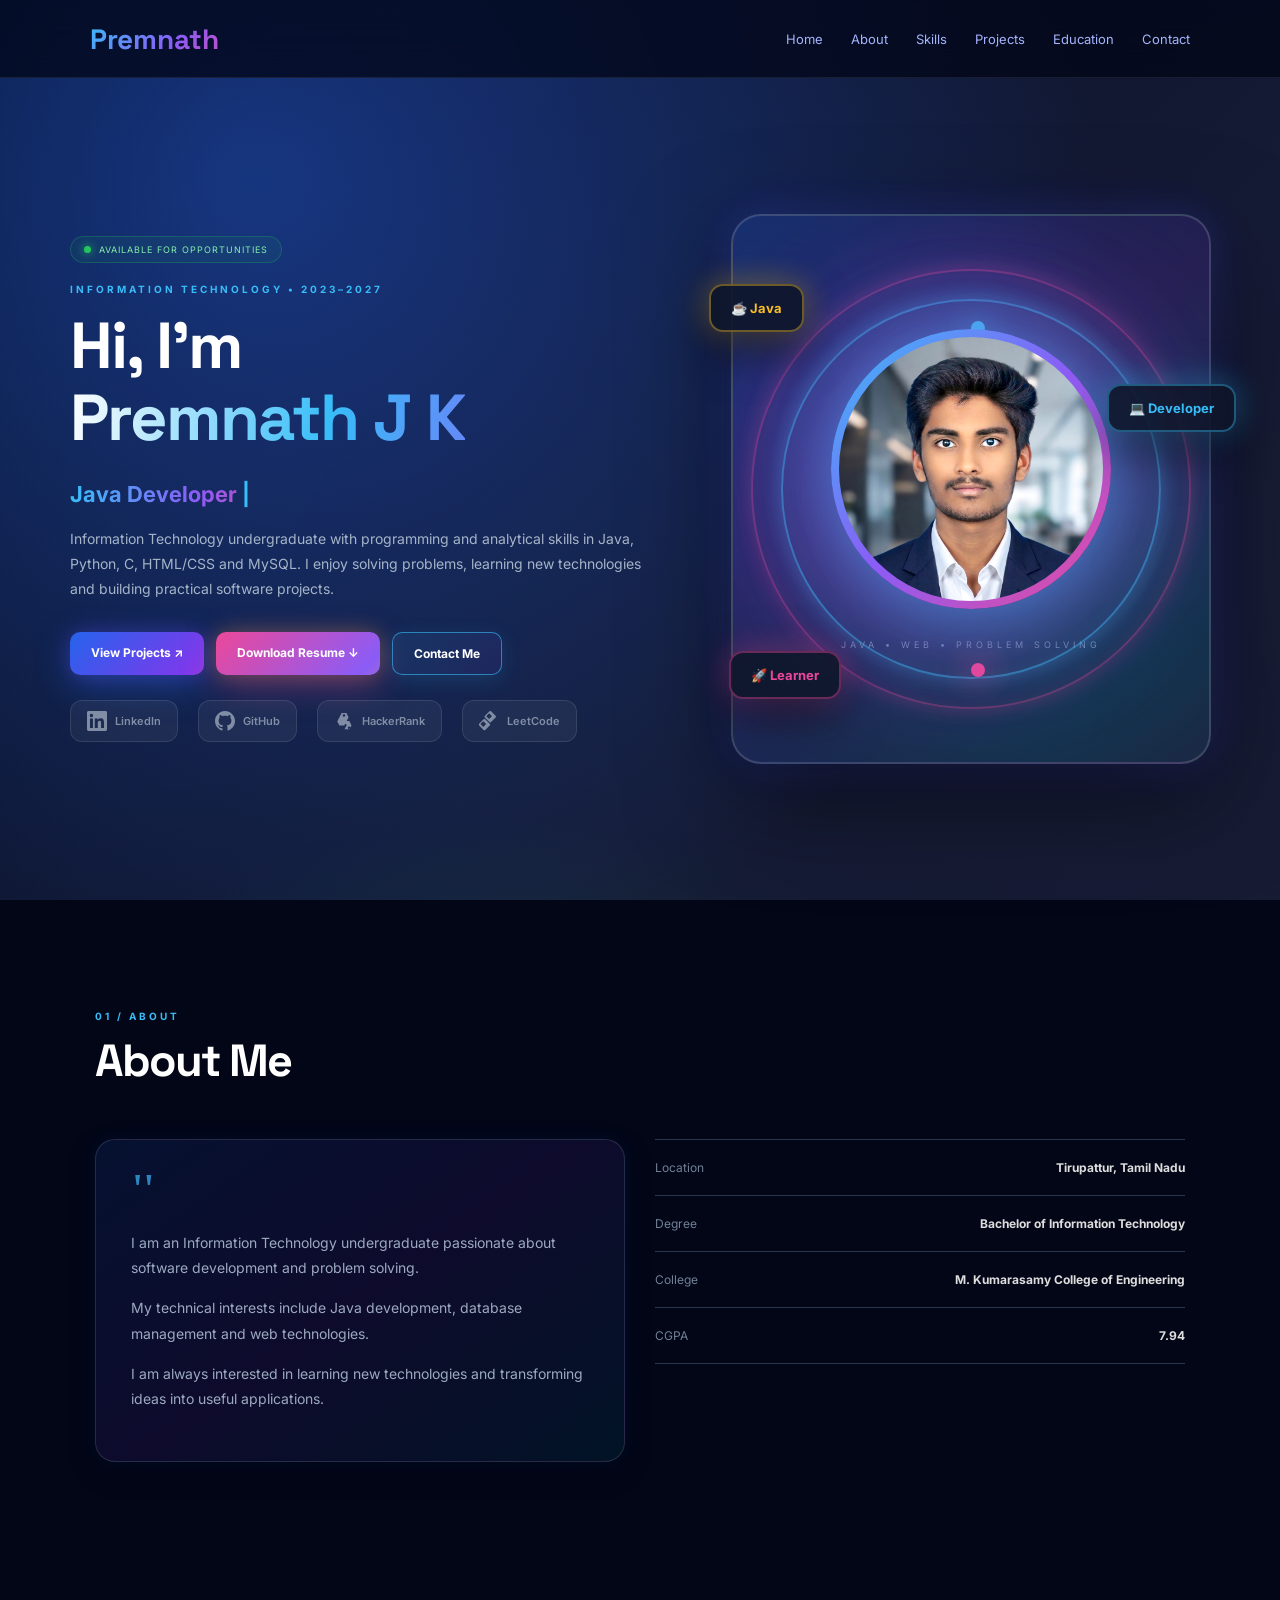
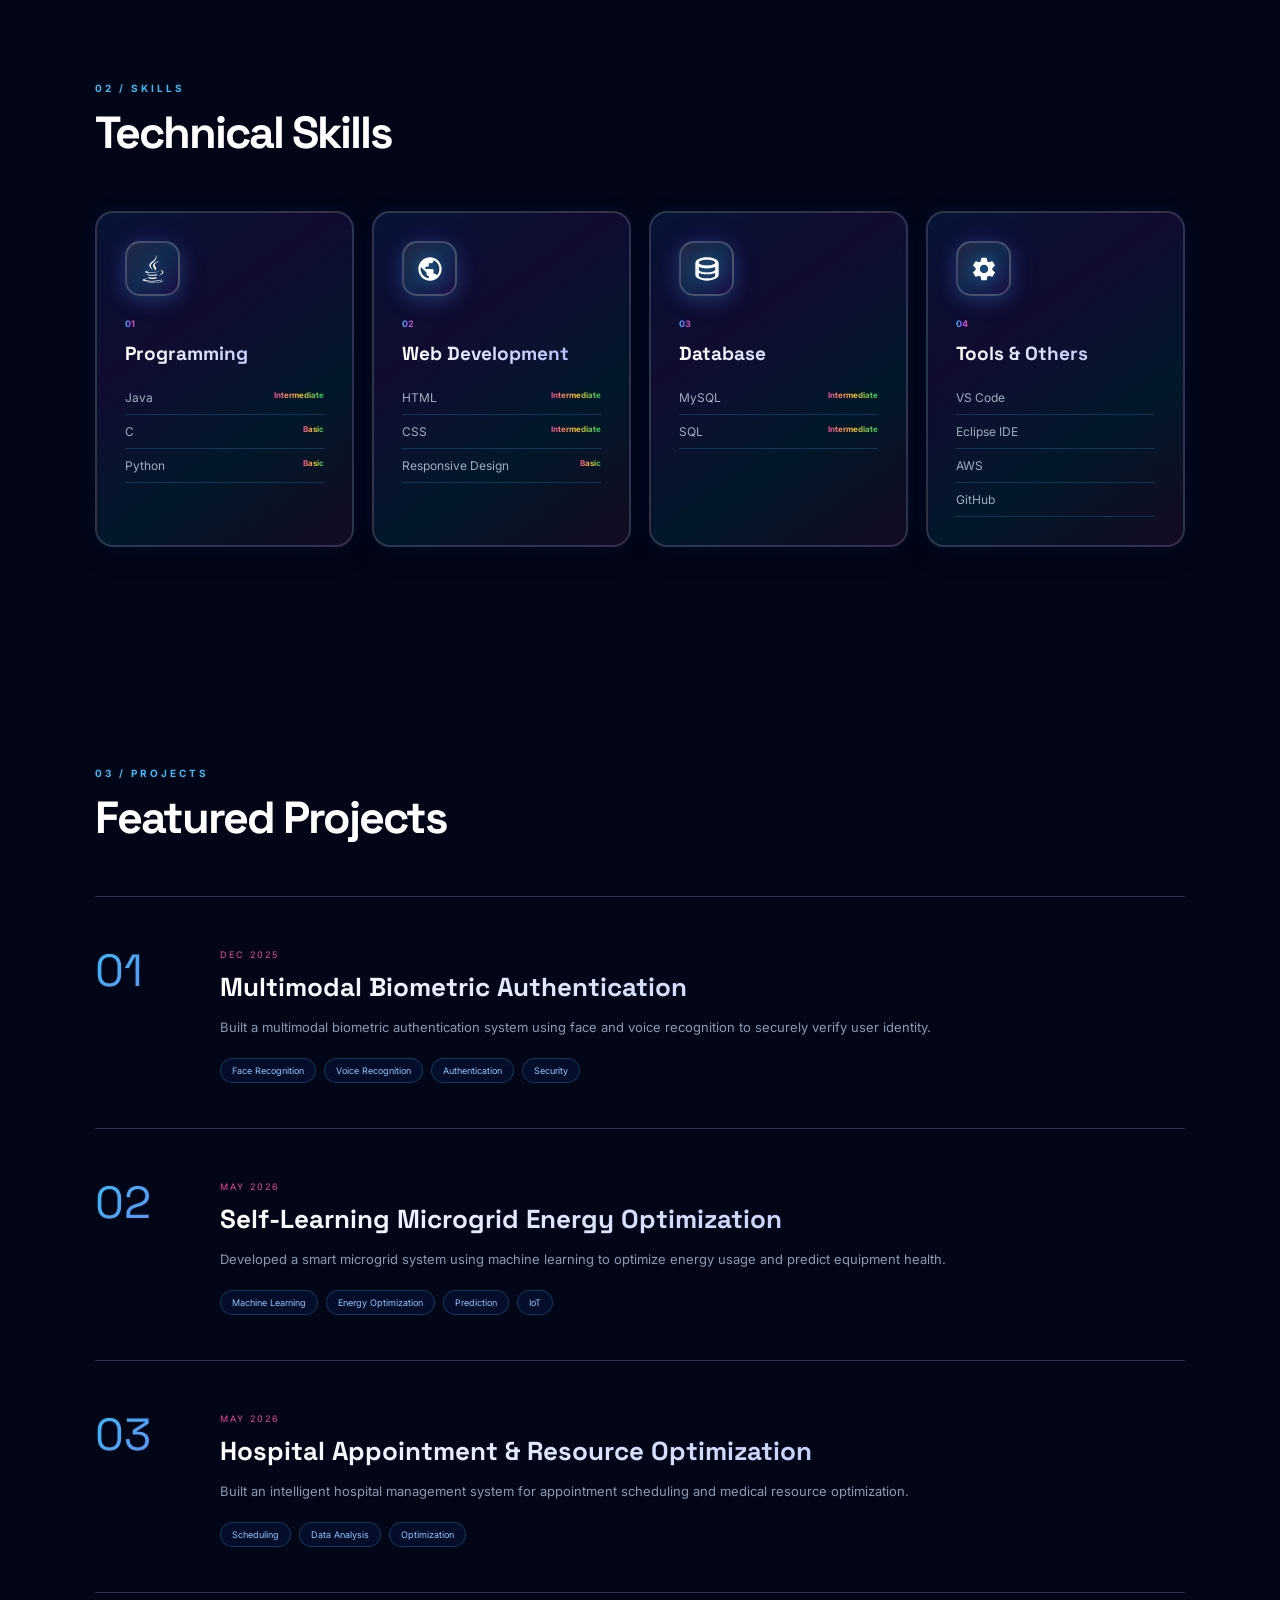
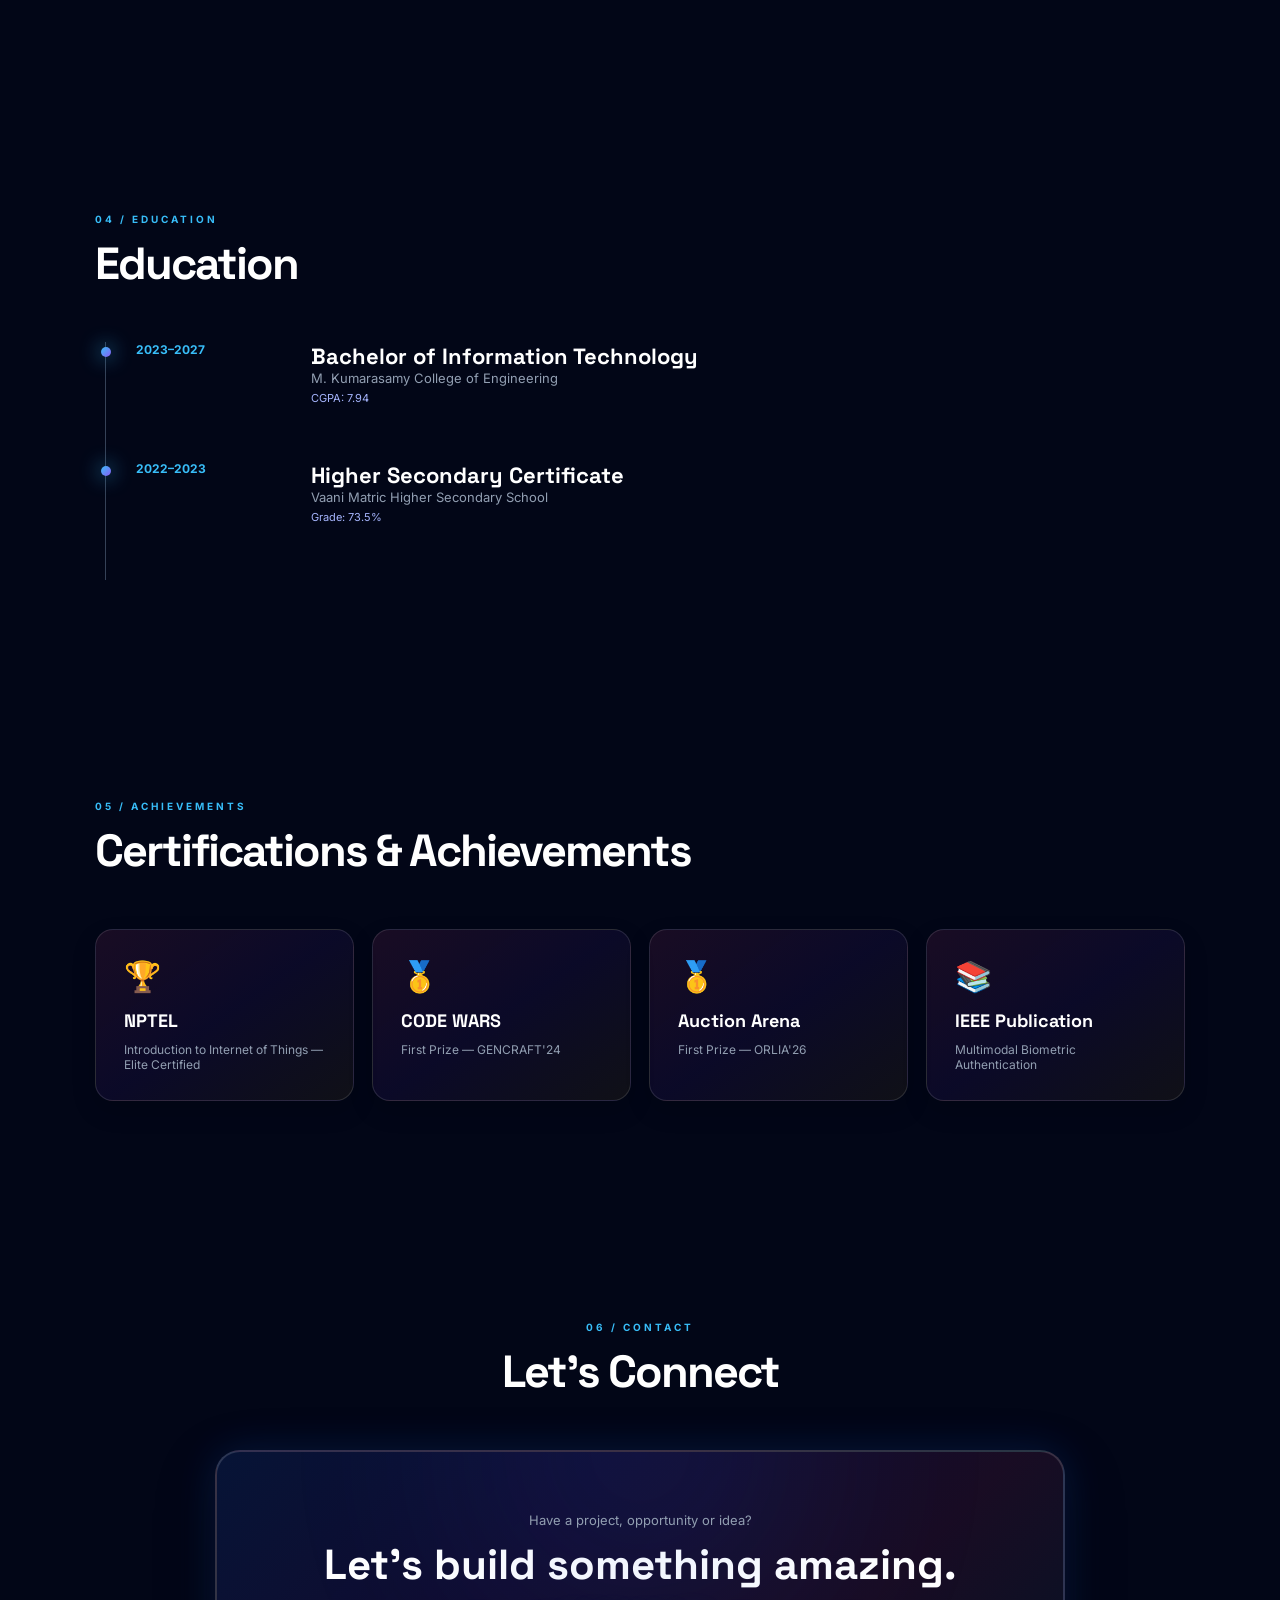
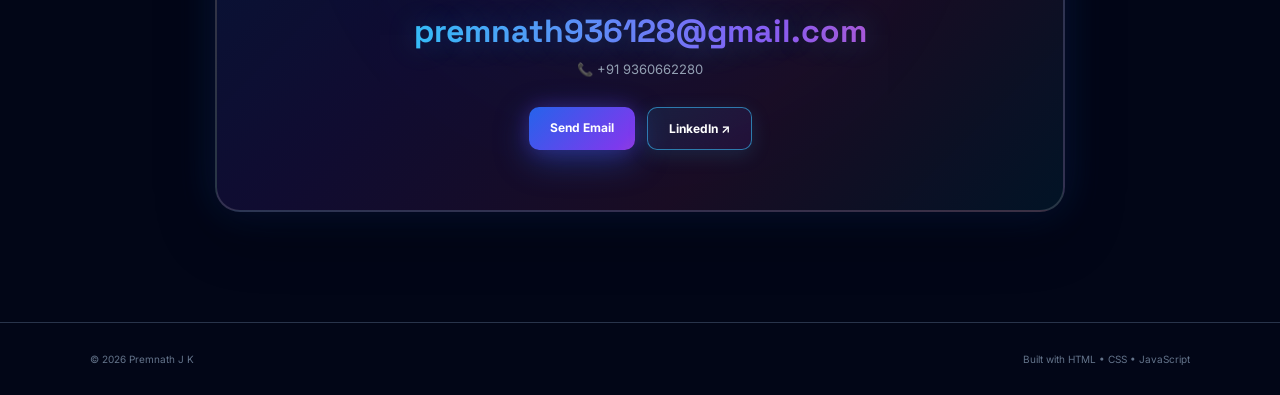
<file: index.html>
<!DOCTYPE html>
<html lang="en">

<head>
    <meta charset="UTF-8">
    <meta name="viewport" content="width=device-width, initial-scale=1.0">
    <meta name="description" content="Premnath J K - Java Developer portfolio showcasing skills in Java, Python, C, HTML/CSS, MySQL and software projects">
    <meta name="keywords" content="Java Developer, Portfolio, Software Development, Web Development, Programming">
    <meta name="author" content="Premnath J K">
    <meta name="theme-color" content="#020617">

    <!-- Open Graph / Social -->
    <meta property="og:type" content="website">
    <meta property="og:title" content="Premnath J K | Java Developer">
    <meta property="og:description" content="Information Technology undergraduate passionate about software development and problem solving">

    <title>Premnath J K | Java Developer</title>

    <link rel="preconnect" href="https://fonts.googleapis.com">
    <link rel="preconnect" href="https://fonts.gstatic.com" crossorigin>

    <link href="https://fonts.googleapis.com/css2?family=Inter:wght@400;500;600;700;800&family=Space+Grotesk:wght@500;600;700&display=swap"
        rel="stylesheet">

    <link rel="stylesheet" href="style.css">
</head>

<body>

    <!-- Animated Background -->
    <div class="background"></div>

    <!-- Particles -->
    <div id="particles"></div>

    <!-- ================= NAVBAR ================= -->

    <header class="navbar">

        <a href="#home" class="logo">
            <span>Premnath</span>
        </a>

        <button class="menu-btn" id="menuBtn">
            ☰
        </button>

        <nav id="navMenu">

            <a href="#home">Home</a>
            <a href="#about">About</a>
            <a href="#skills">Skills</a>
            <a href="#projects">Projects</a>
            <a href="#education">Education</a>
            <a href="#contact">Contact</a>

        </nav>

    </header>


    <!-- ================= HERO ================= -->

    <section id="home" class="hero">

        <div class="hero-left reveal">

            <div class="available">
                <span></span>
                AVAILABLE FOR OPPORTUNITIES
            </div>

            <p class="small-title">
                INFORMATION TECHNOLOGY • 2023–2027
            </p>

            <h1>
                Hi, I'm
                <br>
                <span>Premnath J K</span>
            </h1>

            <h2 class="typing">
                <span id="typingText"></span>
                <span class="cursor">|</span>
            </h2>

            <p class="description">

                Information Technology undergraduate with
                programming and analytical skills in
                Java, Python, C, HTML/CSS and MySQL.

                I enjoy solving problems, learning new
                technologies and building practical
                software projects.

            </p>

            <!-- Buttons -->

            <div class="buttons">

                <a href="#projects" class="btn primary">
                    View Projects ↗
                </a>

                <a href="assets/Premnath_JK_Resume.pdf"
                    class="btn resume"
                    download="Premnath_JK_Resume.pdf"
                    target="_blank">
                    Download Resume ↓
                </a>

                <a href="#contact" class="btn secondary">
                    Contact Me
                </a>

            </div>


            <!-- Social Links -->

            <div class="social">

                <a href="https://linkedin.com/in/premnathjkpn"
                    target="_blank"
                    title="LinkedIn">
                    <svg width="20" height="20" viewBox="0 0 24 24" fill="currentColor">
                        <path d="M20.447 20.452h-3.554v-5.569c0-1.328-.027-3.037-1.852-3.037-1.853 0-2.136 1.445-2.136 2.939v5.667H9.351V9h3.414v1.561h.046c.477-.9 1.637-1.85 3.37-1.85 3.601 0 4.267 2.37 4.267 5.455v6.286zM5.337 7.433c-1.144 0-2.063-.926-2.063-2.065 0-1.138.92-2.063 2.063-2.063 1.14 0 2.064.925 2.064 2.063 0 1.139-.925 2.065-2.064 2.065zm1.782 13.019H3.555V9h3.564v11.452zM22.225 0H1.771C.792 0 0 .774 0 1.729v20.542C0 23.227.792 24 1.771 24h20.451C23.2 24 24 23.227 24 22.271V1.729C24 .774 23.2 0 22.222 0h.003z"/>
                    </svg>
                    <span>LinkedIn</span>
                </a>

                <a href="https://github.com/PremnathJKPN"
                    target="_blank"
                    title="GitHub">
                    <svg width="20" height="20" viewBox="0 0 24 24" fill="currentColor">
                        <path d="M12 0c-6.626 0-12 5.373-12 12 0 5.302 3.438 9.8 8.207 11.387.599.111.793-.261.793-.577v-2.234c-3.338.726-4.033-1.416-4.033-1.416-.546-1.387-1.333-1.756-1.333-1.756-1.089-.745.083-.729.083-.729 1.205.084 1.839 1.237 1.839 1.237 1.07 1.834 2.807 1.304 3.492.997.107-.775.418-1.305.762-1.604-2.665-.305-5.467-1.334-5.467-5.931 0-1.311.469-2.381 1.236-3.221-.124-.303-.535-1.524.117-3.176 0 0 1.008-.322 3.301 1.23.957-.266 1.983-.399 3.003-.404 1.02.005 2.047.138 3.006.404 2.291-1.552 3.297-1.23 3.297-1.23.653 1.653.242 2.874.118 3.176.77.84 1.235 1.911 1.235 3.221 0 4.609-2.807 5.624-5.479 5.921.43.372.823 1.102.823 2.222v3.293c0 .319.192.694.801.576 4.765-1.589 8.199-6.086 8.199-11.386 0-6.627-5.373-12-12-12z"/>
                    </svg>
                    <span>GitHub</span>
                </a>

                <a href="https://www.hackerrank.com/profile/premnath936128"
                    target="_blank"
                    title="HackerRank">
                    <svg width="20" height="20" viewBox="0 0 24 24" fill="currentColor">
                        <path d="M14.9 2.5H9.1L6.5 7.5l2.6 5h5.8l2.6-5-2.6-5zm-2.9 4.5c-.8 0-1.5-.7-1.5-1.5s.7-1.5 1.5-1.5 1.5.7 1.5 1.5-.7 1.5-1.5 1.5zM6.5 7.5L3.9 12.5l2.6 5h5.8l2.6-5-2.6-5H6.5zm2.9 4.5c-.8 0-1.5-.7-1.5-1.5s.7-1.5 1.5-1.5 1.5.7 1.5 1.5-.7 1.5-1.5 1.5zm5.8 5l-2.6 5h5.8l2.6-5-2.6-5h-5.8zm2.9 4.5c-.8 0-1.5-.7-1.5-1.5s.7-1.5 1.5-1.5 1.5.7 1.5 1.5-.7 1.5-1.5 1.5z"/>
                    </svg>
                    <span>HackerRank</span>
                </a>

                <a href="https://leetcode.com/u/Yg3oFp9NU1"
                    target="_blank"
                    title="LeetCode">
                    <svg width="20" height="20" viewBox="0 0 24 24" fill="currentColor">
                        <path d="M13.483 0a1.374 1.374 0 0 0-.961.438L7.116 5.843a1.374 1.374 0 0 0 0 1.946l5.406 5.406a1.374 1.374 0 0 0 1.946 0l5.406-5.406a1.374 1.374 0 0 0 0-1.946L14.444.438A1.374 1.374 0 0 0 13.483 0zm-1.374 2.749l3.434 3.434-3.434 3.434-3.434-3.434 3.434-3.434zM6.5 9.5a1.374 1.374 0 0 0-.961.438L.133 15.343a1.374 1.374 0 0 0 0 1.946l5.406 5.406a1.374 1.374 0 0 0 1.946 0l5.406-5.406a1.374 1.374 0 0 0 0-1.946L7.461 9.938A1.374 1.374 0 0 0 6.5 9.5zm-1.374 2.749l3.434 3.434-3.434 3.434-3.434-3.434 3.434-3.434z"/>
                    </svg>
                    <span>LeetCode</span>
                </a>

            </div>

        </div>


        <!-- Profile -->

        <div class="profile-area reveal">

            <div class="profile-card">

                <div class="profile-glow"></div>

                <div class="orbit orbit1"></div>

                <div class="orbit orbit2"></div>

                <div class="profile-photo">

                    <img src="assets/profile.jpg"
                        alt="Premnath J K"
                        loading="lazy"
                        decoding="async">

                </div>

                <div class="profile-text">
                    JAVA • WEB • PROBLEM SOLVING
                </div>

            </div>


            <div class="floating-card card1">
                ☕ Java
            </div>

            <div class="floating-card card2">
                💻 Developer
            </div>

            <div class="floating-card card3">
                🚀 Learner
            </div>

        </div>

    </section>


    <!-- ================= ABOUT ================= -->

    <section id="about" class="section">

        <div class="section-title reveal">

            <p>01 / ABOUT</p>

            <h2>
                About Me
            </h2>

        </div>


        <div class="about-grid">

            <div class="about-card reveal">

                <div class="quote">
                    "
                </div>

                <p>

                    I am an Information Technology
                    undergraduate passionate about
                    software development and
                    problem solving.

                </p>

                <p>

                    My technical interests include
                    Java development, database
                    management and web technologies.

                </p>

                <p>

                    I am always interested in learning
                    new technologies and transforming
                    ideas into useful applications.

                </p>

            </div>


            <div class="details reveal">

                <div class="detail">

                    <span>Location</span>

                    <strong>
                        Tirupattur, Tamil Nadu
                    </strong>

                </div>

                <div class="detail">

                    <span>Degree</span>

                    <strong>
                        Bachelor of Information Technology
                    </strong>

                </div>

                <div class="detail">

                    <span>College</span>

                    <strong>
                        M. Kumarasamy College of Engineering
                    </strong>

                </div>

                <div class="detail">

                    <span>CGPA</span>

                    <strong>
                        7.94
                    </strong>

                </div>

            </div>

        </div>

    </section>


    <!-- ================= SKILLS ================= -->

    <section id="skills" class="section">

        <div class="section-title reveal">

            <p>02 / SKILLS</p>

            <h2>
                Technical Skills
            </h2>

        </div>


        <div class="skills-grid">


            <!-- Java -->

            <div class="skill-card reveal">

                <div class="skill-icon java">
                    <svg width="28" height="28" viewBox="0 0 24 24" fill="currentColor">
                        <path d="M8.851 18.56s-.917.534.653.714c1.902.218 2.874.187 4.969-.211 0 0 .552.346 1.321.646-4.699 2.013-10.633-.118-6.943-1.149M8.276 15.933s-1.028.761.542.924c2.032.209 3.636.227 6.413-.308 0 0 .384.389.987.602-5.679 1.661-12.007.13-7.942-1.218M13.116 11.475c1.158 1.333-.304 2.533-.304 2.533s2.939-1.518 1.589-3.418c-1.261-1.772-2.228-2.652 3.007-5.688 0-.001-8.216 2.051-4.292 6.573M19.33 20.504s.679.559-.747.991c-2.712.822-11.288 1.069-13.669.033-.857-.373.75-.89 1.254-.998.527-.113.828-.184.828-.184-.953-.671-6.156 1.317-2.643 1.887 9.58 1.553 17.462-.7 14.977-1.629M9.292 13.21s-4.362 1.036-1.544 1.412c1.189.159 3.561.123 5.77-.062 1.806-.152 3.618-.477 3.618-.477s-.637.272-1.098.587c-4.429 1.165-12.986.623-10.522-.568 2.082-1.0 3.776-.89 3.776-.89M17.116 17.584c4.503-2.34 2.421-4.589.968-4.285-.355.074-.515.138-.515.138s.132-.207.385-.297c2.875-1.011 5.086 2.981-.928 4.562 0-.001.07-.062.109-.118M14.401 0s2.494 2.494-2.365 6.33c-3.896 3.077-.889 4.832 0 6.836-2.274-2.053-3.943-3.858-2.824-5.539 1.644-2.469 6.197-3.665 5.189-7.627M9.734 23.924c4.322.276 10.959-.153 11.116-2.198 0 0-.302.775-3.572 1.391-3.688.694-8.239.613-10.937.168 0-.001.553.457 3.393.639"/>
                    </svg>
                </div>

                <span class="number">
                    01
                </span>

                <h3>
                    Programming
                </h3>

                <div class="skill">
                    Java
                    <b>Intermediate</b>
                </div>

                <div class="skill">
                    C
                    <b>Basic</b>
                </div>

                <div class="skill">
                    Python
                    <b>Basic</b>
                </div>

            </div>


            <!-- Web -->

            <div class="skill-card reveal">

                <div class="skill-icon web">
                    <svg width="28" height="28" viewBox="0 0 24 24" fill="currentColor">
                        <path d="M12 2C6.48 2 2 6.48 2 12s4.48 10 10 10 10-4.48 10-10S17.52 2 12 2zm-1 17.93c-3.95-.49-7-3.85-7-7.93 0-.62.08-1.21.21-1.79L9 15v1c0 1.1.9 2 2 2v1.93zm6.9-2.54c-.26-.81-1-1.39-1.9-1.39h-1v-3c0-.55-.45-1-1-1H8v-2h2c.55 0 1-.45 1-1V7h2c1.1 0 2-.9 2-2v-.41c2.93 1.19 5 4.06 5 7.41 0 2.08-.8 3.97-2.1 5.39z"/>
                    </svg>
                </div>

                <span class="number">
                    02
                </span>

                <h3>
                    Web Development
                </h3>

                <div class="skill">
                    HTML
                    <b>Intermediate</b>
                </div>

                <div class="skill">
                    CSS
                    <b>Intermediate</b>
                </div>

                <div class="skill">
                    Responsive Design
                    <b>Basic</b>
                </div>

            </div>


            <!-- Database -->

            <div class="skill-card reveal">

                <div class="skill-icon database">
                    <svg width="28" height="28" viewBox="0 0 24 24" fill="currentColor">
                        <path d="M12 2C6.48 2 2 4.24 2 7v10c0 2.76 4.48 5 10 5s10-2.24 10-5V7c0-2.76-4.48-5-10-5zm0 2c3.87 0 7 1.12 7 2.5S15.87 9 12 9s-7-1.12-7-2.5S8.13 4 12 4zm0 16c-3.87 0-7-1.12-7-2.5v-2.14c1.72.79 4.24 1.14 7 1.14s5.28-.35 7-1.14v2.14c0 1.38-3.13 2.5-7 2.5zm0-5c-3.87 0-7-1.12-7-2.5v-2.14c1.72.79 4.24 1.14 7 1.14s5.28-.35 7-1.14v2.14c0 1.38-3.13 2.5-7 2.5z"/>
                    </svg>
                </div>

                <span class="number">
                    03
                </span>

                <h3>
                    Database
                </h3>

                <div class="skill">
                    MySQL
                    <b>Intermediate</b>
                </div>

                <div class="skill">
                    SQL
                    <b>Intermediate</b>
                </div>

            </div>


            <!-- Tools -->

            <div class="skill-card reveal">

                <div class="skill-icon tools">
                    <svg width="28" height="28" viewBox="0 0 24 24" fill="currentColor">
                        <path d="M19.14 12.94c.04-.3.06-.61.06-.94 0-.32-.02-.64-.07-.94l2.03-1.58c.18-.14.23-.41.12-.61l-1.92-3.32c-.12-.22-.37-.29-.59-.22l-2.39.96c-.5-.38-1.03-.7-1.62-.94l-.36-2.54c-.04-.24-.24-.41-.48-.41h-3.84c-.24 0-.43.17-.47.41l-.36 2.54c-.59.24-1.13.57-1.62.94l-2.39-.96c-.22-.08-.47 0-.59.22L2.74 8.87c-.12.21-.08.47.12.61l2.03 1.58c-.05.3-.09.63-.09.94s.02.64.07.94l-2.03 1.58c-.18.14-.23.41-.12.61l1.92 3.32c.12.22.37.29.59.22l2.39-.96c.5.38 1.03.7 1.62.94l.36 2.54c.05.24.24.41.48.41h3.84c.24 0 .44-.17.47-.41l.36-2.54c.59-.24 1.13-.56 1.62-.94l2.39.96c.22.08.47 0 .59-.22l1.92-3.32c.12-.22.07-.47-.12-.61l-2.01-1.58zM12 15.6c-1.98 0-3.6-1.62-3.6-3.6s1.62-3.6 3.6-3.6 3.6 1.62 3.6 3.6-1.62 3.6-3.6 3.6z"/>
                    </svg>
                </div>

                <span class="number">
                    04
                </span>

                <h3>
                    Tools & Others
                </h3>

                <div class="skill">
                    VS Code
                </div>

                <div class="skill">
                    Eclipse IDE
                </div>

                <div class="skill">
                    AWS
                </div>

                <div class="skill">
                    GitHub
                </div>

            </div>

        </div>

    </section>


    <!-- ================= PROJECTS ================= -->

    <section id="projects" class="section">

        <div class="section-title reveal">

            <p>03 / PROJECTS</p>

            <h2>
                Featured Projects
            </h2>

        </div>


        <div class="projects">


            <!-- Project 1 -->

            <div class="project reveal">

                <div class="project-no">
                    01
                </div>

                <div class="project-content">

                    <span class="date">
                        DEC 2025
                    </span>

                    <h3>
                        Multimodal Biometric
                        Authentication
                    </h3>

                    <p>

                        Built a multimodal biometric
                        authentication system using
                        face and voice recognition
                        to securely verify user identity.

                    </p>

                    <div class="tags">

                        <span>Face Recognition</span>
                        <span>Voice Recognition</span>
                        <span>Authentication</span>
                        <span>Security</span>

                    </div>

                </div>

            </div>


            <!-- Project 2 -->

            <div class="project reveal">

                <div class="project-no">
                    02
                </div>

                <div class="project-content">

                    <span class="date">
                        MAY 2026
                    </span>

                    <h3>
                        Self-Learning Microgrid
                        Energy Optimization
                    </h3>

                    <p>

                        Developed a smart microgrid
                        system using machine learning
                        to optimize energy usage and
                        predict equipment health.

                    </p>

                    <div class="tags">

                        <span>Machine Learning</span>
                        <span>Energy Optimization</span>
                        <span>Prediction</span>
                        <span>IoT</span>

                    </div>

                </div>

            </div>


            <!-- Project 3 -->

            <div class="project reveal">

                <div class="project-no">
                    03
                </div>

                <div class="project-content">

                    <span class="date">
                        MAY 2026
                    </span>

                    <h3>
                        Hospital Appointment &
                        Resource Optimization
                    </h3>

                    <p>

                        Built an intelligent hospital
                        management system for appointment
                        scheduling and medical resource
                        optimization.

                    </p>

                    <div class="tags">

                        <span>Scheduling</span>
                        <span>Data Analysis</span>
                        <span>Optimization</span>

                    </div>

                </div>

            </div>

        </div>

    </section>


    <!-- ================= EDUCATION ================= -->

    <section id="education" class="section">

        <div class="section-title reveal">

            <p>04 / EDUCATION</p>

            <h2>
                Education
            </h2>

        </div>


        <div class="timeline">


            <div class="timeline-item reveal">

                <div class="year">
                    2023–2027
                </div>

                <div>

                    <h3>
                        Bachelor of Information Technology
                    </h3>

                    <p>
                        M. Kumarasamy College of Engineering
                    </p>

                    <span>
                        CGPA: 7.94
                    </span>

                </div>

            </div>


            <div class="timeline-item reveal">

                <div class="year">
                    2022–2023
                </div>

                <div>

                    <h3>
                        Higher Secondary Certificate
                    </h3>

                    <p>
                        Vaani Matric Higher Secondary School
                    </p>

                    <span>
                        Grade: 73.5%
                    </span>

                </div>

            </div>

        </div>

    </section>


    <!-- ================= ACHIEVEMENTS ================= -->

    <section class="section">

        <div class="section-title reveal">

            <p>05 / ACHIEVEMENTS</p>

            <h2>
                Certifications & Achievements
            </h2>

        </div>


        <div class="achievement-grid">


            <div class="achievement reveal">

                <div class="achievement-icon">
                    🏆
                </div>

                <h3>
                    NPTEL
                </h3>

                <p>
                    Introduction to Internet of Things
                    — Elite Certified
                </p>

            </div>


            <div class="achievement reveal">

                <div class="achievement-icon">
                    🥇
                </div>

                <h3>
                    CODE WARS
                </h3>

                <p>
                    First Prize — GENCRAFT'24
                </p>

            </div>


            <div class="achievement reveal">

                <div class="achievement-icon">
                    🥇
                </div>

                <h3>
                    Auction Arena
                </h3>

                <p>
                    First Prize — ORLIA'26
                </p>

            </div>


            <div class="achievement reveal">

                <div class="achievement-icon">
                    📚
                </div>

                <h3>
                    IEEE Publication
                </h3>

                <p>
                    Multimodal Biometric Authentication
                </p>

            </div>

        </div>

    </section>


    <!-- ================= CONTACT ================= -->

    <section id="contact" class="section contact">

        <div class="section-title reveal">

            <p>06 / CONTACT</p>

            <h2>
                Let's Connect
            </h2>

        </div>


        <div class="contact-card reveal">

            <div class="contact-light"></div>

            <p>
                Have a project, opportunity or idea?
            </p>

            <h3>
                Let's build something amazing.
            </h3>

            <a href="mailto:premnath936128@gmail.com"
                class="email">

                premnath936128@gmail.com

            </a>

            <p>
                📞 +91 9360662280
            </p>

            <div class="buttons">

                <a href="mailto:premnath936128@gmail.com"
                    class="btn primary">

                    Send Email

                </a>

                <a href="https://linkedin.com/in/premnathjkpn"
                    target="_blank"
                    class="btn secondary">

                    LinkedIn ↗

                </a>

            </div>

        </div>

    </section>


    <!-- ================= FOOTER ================= -->

    <footer>

        <span>
            © 2026 Premnath J K
        </span>

        <span>
            Built with HTML • CSS • JavaScript
        </span>

    </footer>


    <script src="script.js"></script>

</body>

</html>
</file>
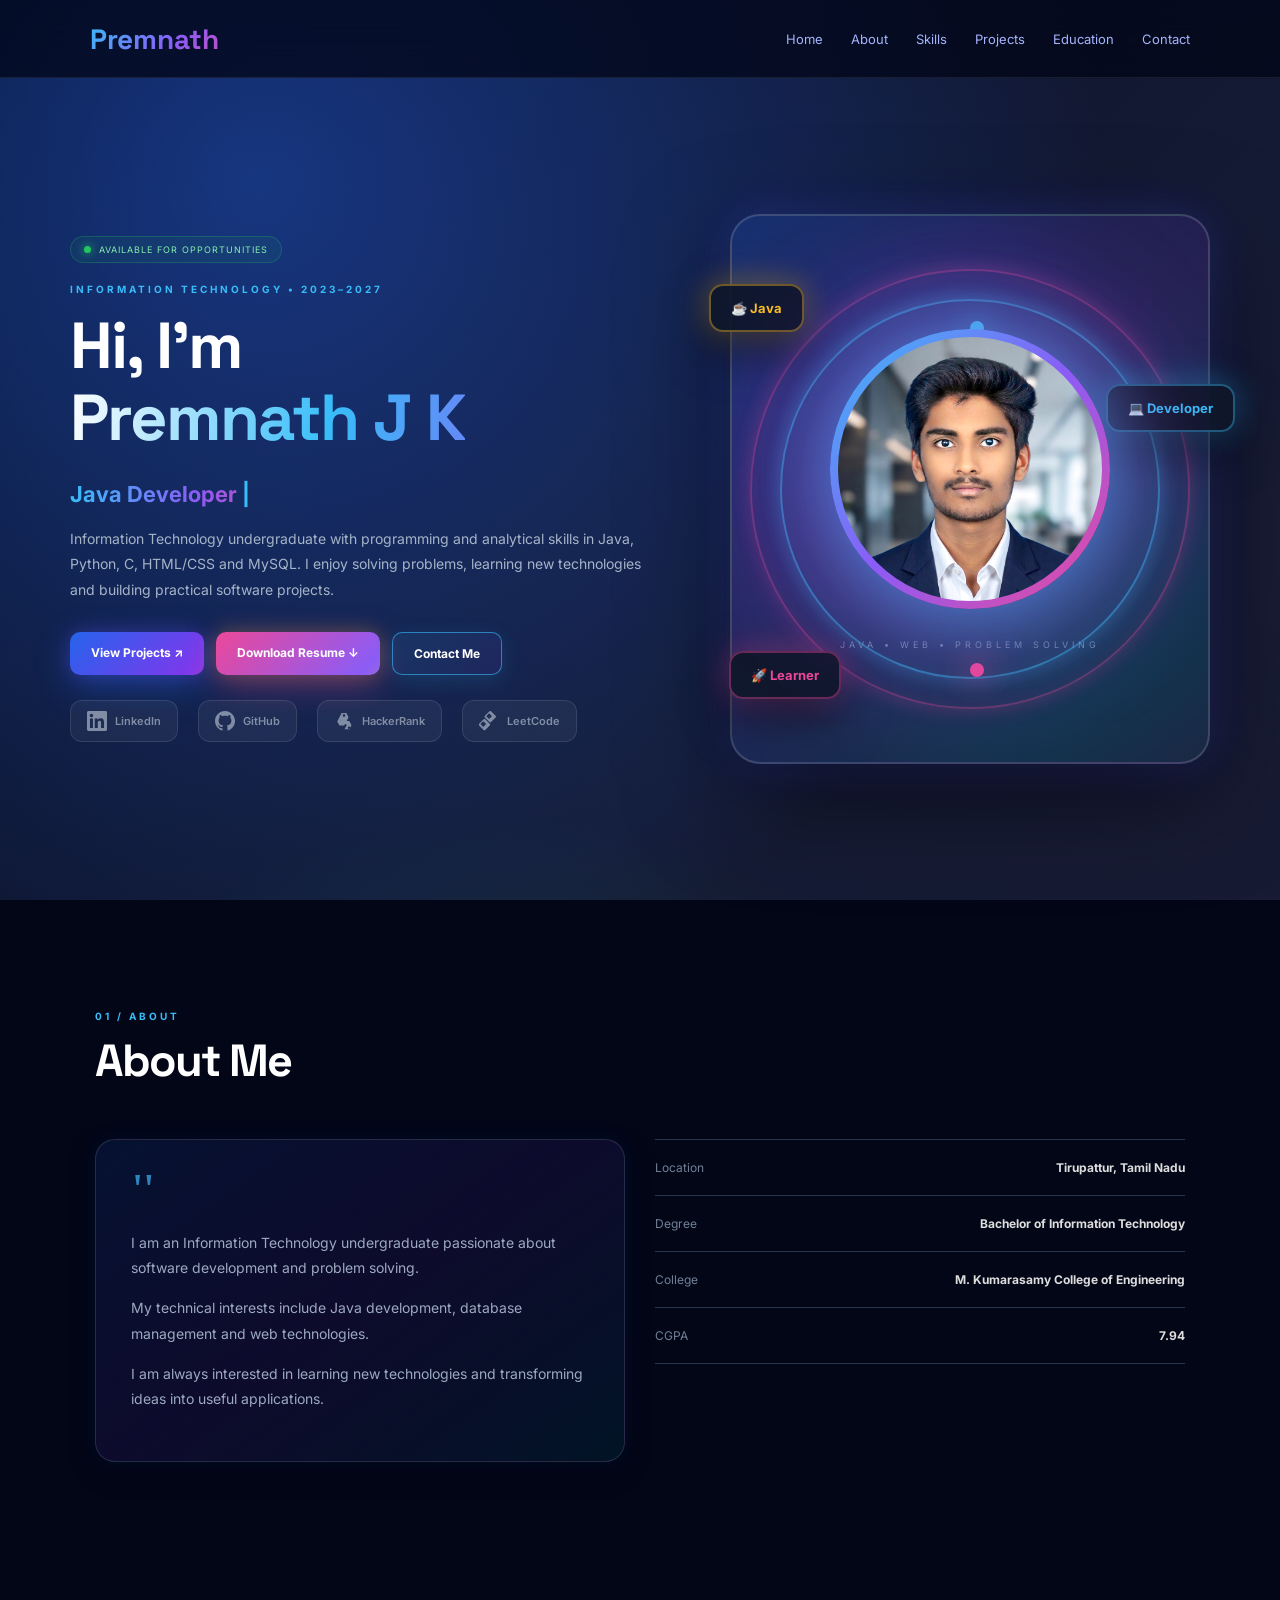
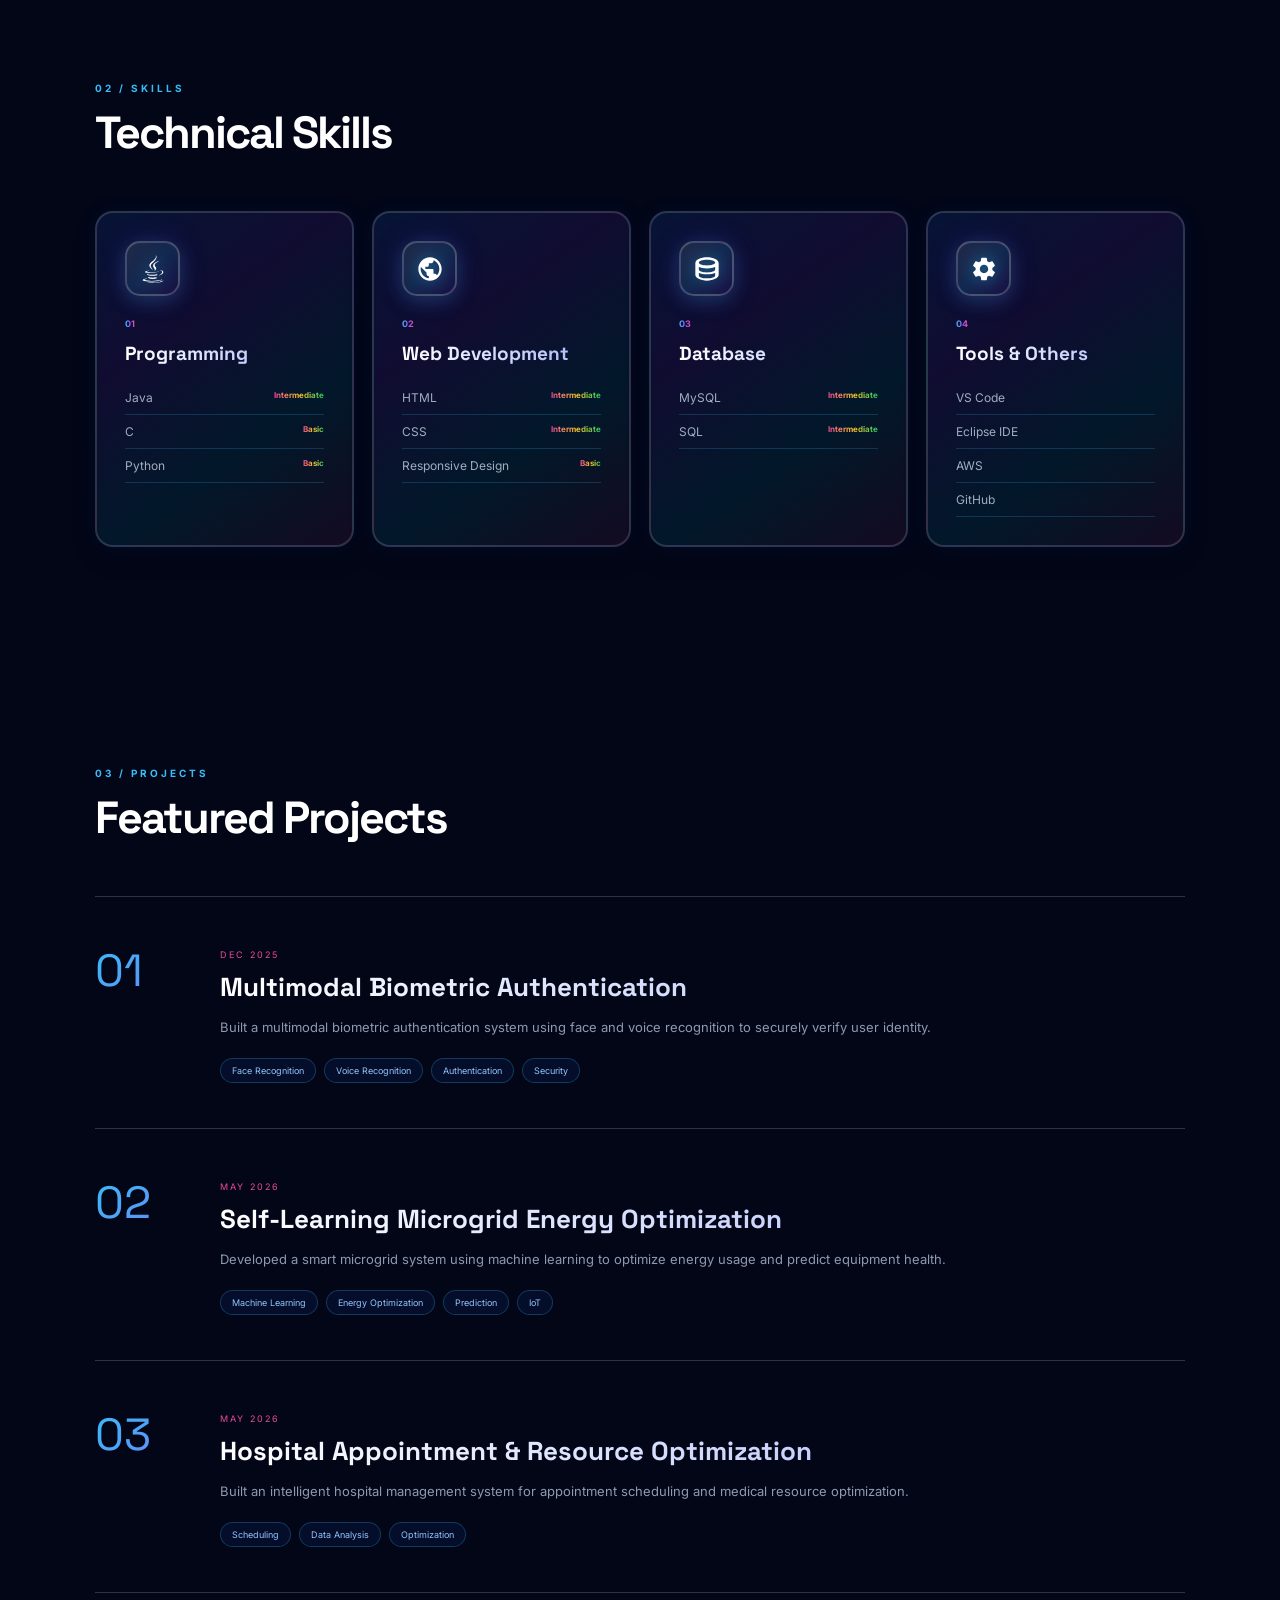
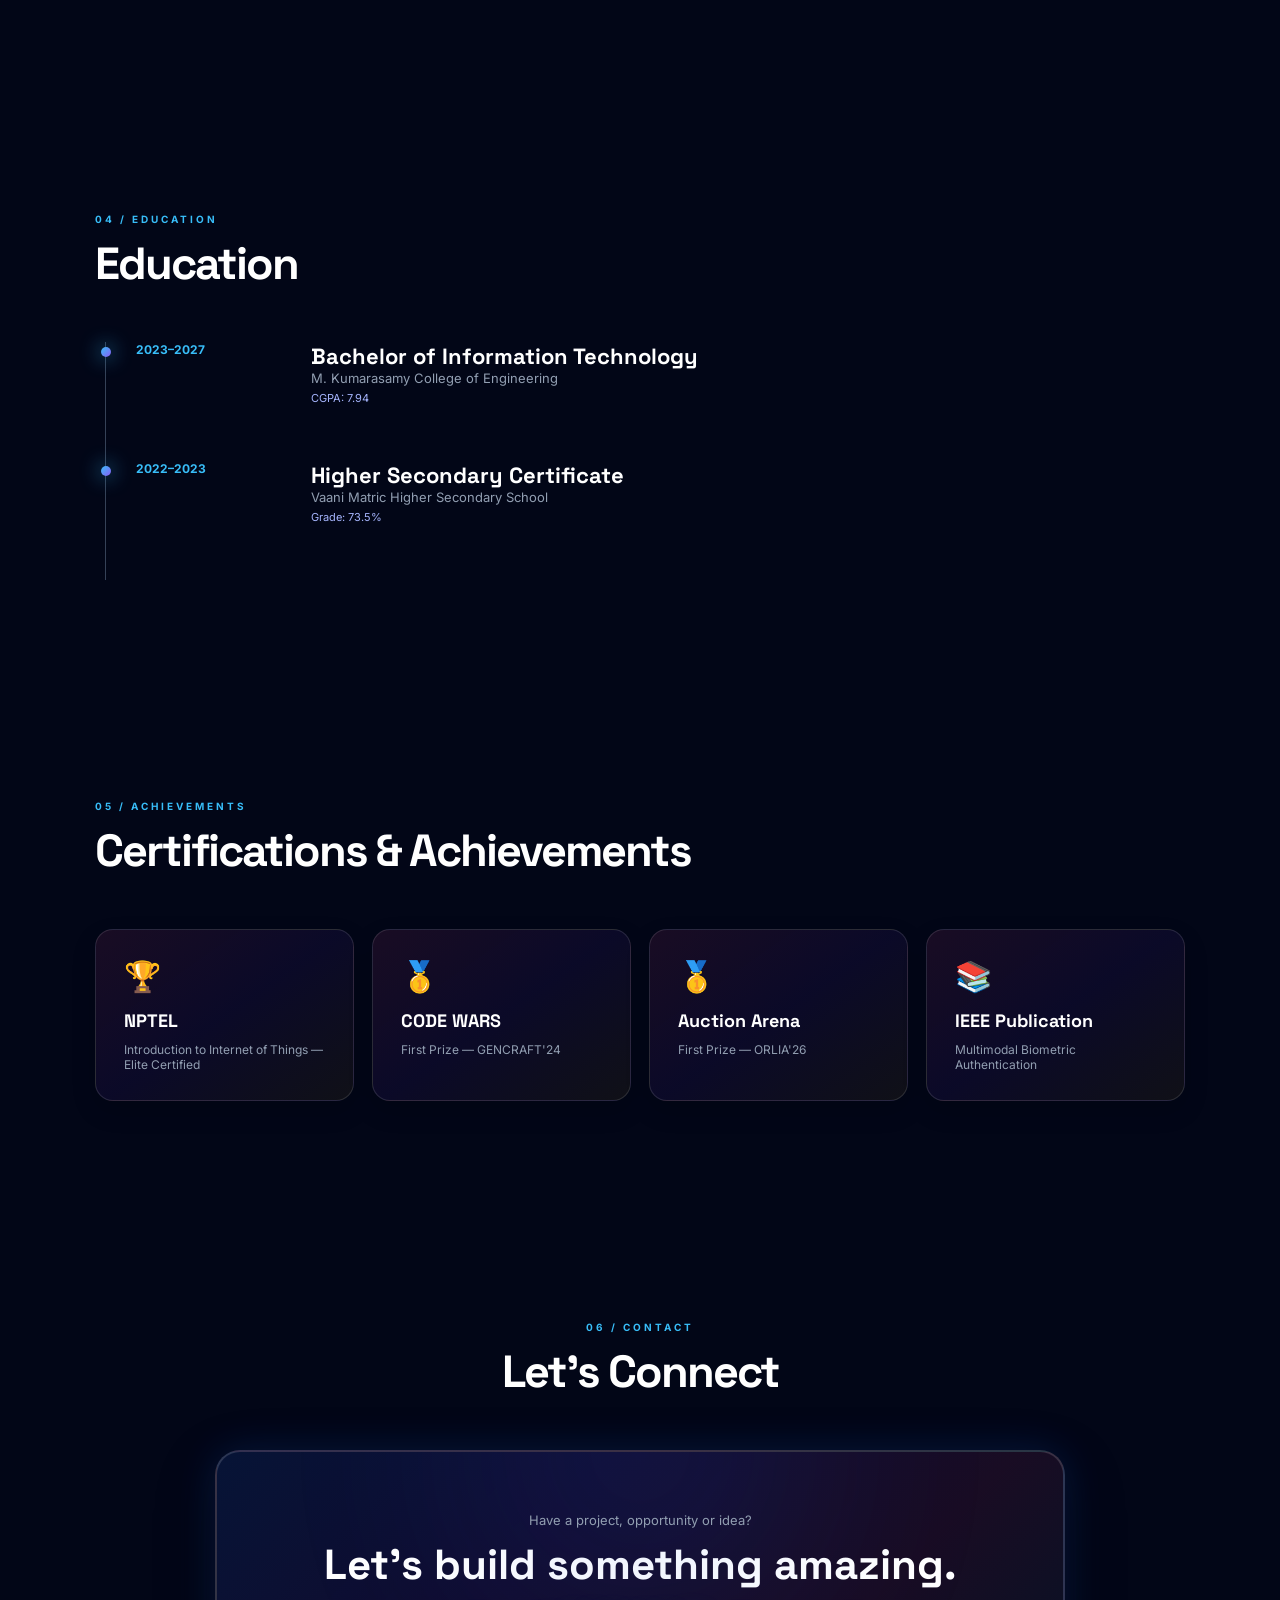
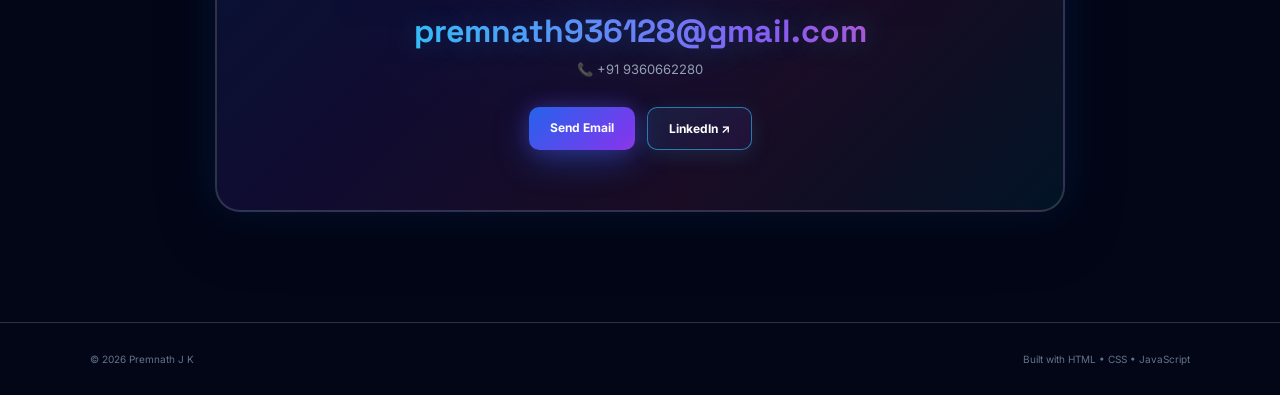
<file: .vscode/index.html>
<!DOCTYPE html>
<html lang="en">

<head>
    <meta charset="UTF-8">
    <meta name="viewport" content="width=device-width, initial-scale=1.0">

    <title>Premnath J K | Java Developer</title>

    <link rel="preconnect" href="https://fonts.googleapis.com">
    <link rel="preconnect" href="https://fonts.gstatic.com" crossorigin>

    <link href="https://fonts.googleapis.com/css2?family=Inter:wght@400;500;600;700;800&family=Space+Grotesk:wght@500;600;700&display=swap"
        rel="stylesheet">

    <link rel="stylesheet" href="style.css">
</head>

<body>

    <!-- Animated Background -->
    <div class="background"></div>

    <!-- Particles -->
    <div id="particles"></div>

    <!-- ================= NAVBAR ================= -->

    <header class="navbar">

        <a href="#home" class="logo">
            <span>Premnath</span>
        </a>

        <button class="menu-btn" id="menuBtn">
            ☰
        </button>

        <nav id="navMenu">

            <a href="#home">Home</a>
            <a href="#about">About</a>
            <a href="#skills">Skills</a>
            <a href="#projects">Projects</a>
            <a href="#education">Education</a>
            <a href="#contact">Contact</a>

        </nav>

    </header>


    <!-- ================= HERO ================= -->

    <section id="home" class="hero">

        <div class="hero-left reveal">

            <div class="available">
                <span></span>
                AVAILABLE FOR OPPORTUNITIES
            </div>

            <p class="small-title">
                INFORMATION TECHNOLOGY • 2023–2027
            </p>

            <h1>
                Hi, I'm
                <br>
                <span>Premnath J K</span>
            </h1>

            <h2 class="typing">
                <span id="typingText"></span>
                <span class="cursor">|</span>
            </h2>

            <p class="description">

                Information Technology undergraduate with
                programming and analytical skills in
                Java, Python, C, HTML/CSS and MySQL.

                I enjoy solving problems, learning new
                technologies and building practical
                software projects.

            </p>

            <!-- Buttons -->

            <div class="buttons">

                <a href="#projects" class="btn primary">
                    View Projects ↗
                </a>

                <a href="assets/Premnath_JK_Resume.pdf"
                    class="btn resume"
                    download="Premnath_JK_Resume.pdf"
                    target="_blank">
                    Download Resume ↓
                </a>

                <a href="#contact" class="btn secondary">
                    Contact Me
                </a>

            </div>


            <!-- Social Links -->

            <div class="social">

                <a href="https://linkedin.com/in/premnathjkpn"
                    target="_blank"
                    title="LinkedIn">
                    <svg width="20" height="20" viewBox="0 0 24 24" fill="currentColor">
                        <path d="M20.447 20.452h-3.554v-5.569c0-1.328-.027-3.037-1.852-3.037-1.853 0-2.136 1.445-2.136 2.939v5.667H9.351V9h3.414v1.561h.046c.477-.9 1.637-1.85 3.37-1.85 3.601 0 4.267 2.37 4.267 5.455v6.286zM5.337 7.433c-1.144 0-2.063-.926-2.063-2.065 0-1.138.92-2.063 2.063-2.063 1.14 0 2.064.925 2.064 2.063 0 1.139-.925 2.065-2.064 2.065zm1.782 13.019H3.555V9h3.564v11.452zM22.225 0H1.771C.792 0 0 .774 0 1.729v20.542C0 23.227.792 24 1.771 24h20.451C23.2 24 24 23.227 24 22.271V1.729C24 .774 23.2 0 22.222 0h.003z"/>
                    </svg>
                    <span>LinkedIn</span>
                </a>

                <a href="https://github.com/PremnathJKPN"
                    target="_blank"
                    title="GitHub">
                    <svg width="20" height="20" viewBox="0 0 24 24" fill="currentColor">
                        <path d="M12 0c-6.626 0-12 5.373-12 12 0 5.302 3.438 9.8 8.207 11.387.599.111.793-.261.793-.577v-2.234c-3.338.726-4.033-1.416-4.033-1.416-.546-1.387-1.333-1.756-1.333-1.756-1.089-.745.083-.729.083-.729 1.205.084 1.839 1.237 1.839 1.237 1.07 1.834 2.807 1.304 3.492.997.107-.775.418-1.305.762-1.604-2.665-.305-5.467-1.334-5.467-5.931 0-1.311.469-2.381 1.236-3.221-.124-.303-.535-1.524.117-3.176 0 0 1.008-.322 3.301 1.23.957-.266 1.983-.399 3.003-.404 1.02.005 2.047.138 3.006.404 2.291-1.552 3.297-1.23 3.297-1.23.653 1.653.242 2.874.118 3.176.77.84 1.235 1.911 1.235 3.221 0 4.609-2.807 5.624-5.479 5.921.43.372.823 1.102.823 2.222v3.293c0 .319.192.694.801.576 4.765-1.589 8.199-6.086 8.199-11.386 0-6.627-5.373-12-12-12z"/>
                    </svg>
                    <span>GitHub</span>
                </a>

                <a href="https://www.hackerrank.com/profile/premnath936128"
                    target="_blank"
                    title="HackerRank">
                    <svg width="20" height="20" viewBox="0 0 24 24" fill="currentColor">
                        <path d="M14.9 2.5H9.1L6.5 7.5l2.6 5h5.8l2.6-5-2.6-5zm-2.9 4.5c-.8 0-1.5-.7-1.5-1.5s.7-1.5 1.5-1.5 1.5.7 1.5 1.5-.7 1.5-1.5 1.5zM6.5 7.5L3.9 12.5l2.6 5h5.8l2.6-5-2.6-5H6.5zm2.9 4.5c-.8 0-1.5-.7-1.5-1.5s.7-1.5 1.5-1.5 1.5.7 1.5 1.5-.7 1.5-1.5 1.5zm5.8 5l-2.6 5h5.8l2.6-5-2.6-5h-5.8zm2.9 4.5c-.8 0-1.5-.7-1.5-1.5s.7-1.5 1.5-1.5 1.5.7 1.5 1.5-.7 1.5-1.5 1.5z"/>
                    </svg>
                    <span>HackerRank</span>
                </a>

                <a href="https://leetcode.com/u/Yg3oFp9NU1"
                    target="_blank"
                    title="LeetCode">
                    <svg width="20" height="20" viewBox="0 0 24 24" fill="currentColor">
                        <path d="M13.483 0a1.374 1.374 0 0 0-.961.438L7.116 5.843a1.374 1.374 0 0 0 0 1.946l5.406 5.406a1.374 1.374 0 0 0 1.946 0l5.406-5.406a1.374 1.374 0 0 0 0-1.946L14.444.438A1.374 1.374 0 0 0 13.483 0zm-1.374 2.749l3.434 3.434-3.434 3.434-3.434-3.434 3.434-3.434zM6.5 9.5a1.374 1.374 0 0 0-.961.438L.133 15.343a1.374 1.374 0 0 0 0 1.946l5.406 5.406a1.374 1.374 0 0 0 1.946 0l5.406-5.406a1.374 1.374 0 0 0 0-1.946L7.461 9.938A1.374 1.374 0 0 0 6.5 9.5zm-1.374 2.749l3.434 3.434-3.434 3.434-3.434-3.434 3.434-3.434z"/>
                    </svg>
                    <span>LeetCode</span>
                </a>

            </div>

        </div>


        <!-- Profile -->

        <div class="profile-area reveal">

            <div class="profile-card">

                <div class="profile-glow"></div>

                <div class="orbit orbit1"></div>

                <div class="orbit orbit2"></div>

                <div class="profile-photo">

                    <img src="assets/profile.jpg"
                        alt="Premnath J K">

                </div>

                <div class="profile-text">
                    JAVA • WEB • PROBLEM SOLVING
                </div>

            </div>


            <div class="floating-card card1">
                ☕ Java
            </div>

            <div class="floating-card card2">
                💻 Developer
            </div>

            <div class="floating-card card3">
                🚀 Learner
            </div>

        </div>

    </section>


    <!-- ================= ABOUT ================= -->

    <section id="about" class="section">

        <div class="section-title reveal">

            <p>01 / ABOUT</p>

            <h2>
                About Me
            </h2>

        </div>


        <div class="about-grid">

            <div class="about-card reveal">

                <div class="quote">
                    "
                </div>

                <p>

                    I am an Information Technology
                    undergraduate passionate about
                    software development and
                    problem solving.

                </p>

                <p>

                    My technical interests include
                    Java development, database
                    management and web technologies.

                </p>

                <p>

                    I am always interested in learning
                    new technologies and transforming
                    ideas into useful applications.

                </p>

            </div>


            <div class="details reveal">

                <div class="detail">

                    <span>Location</span>

                    <strong>
                        Tirupattur, Tamil Nadu
                    </strong>

                </div>

                <div class="detail">

                    <span>Degree</span>

                    <strong>
                        Bachelor of Information Technology
                    </strong>

                </div>

                <div class="detail">

                    <span>College</span>

                    <strong>
                        M. Kumarasamy College of Engineering
                    </strong>

                </div>

                <div class="detail">

                    <span>CGPA</span>

                    <strong>
                        7.94
                    </strong>

                </div>

            </div>

        </div>

    </section>


    <!-- ================= SKILLS ================= -->

    <section id="skills" class="section">

        <div class="section-title reveal">

            <p>02 / SKILLS</p>

            <h2>
                Technical Skills
            </h2>

        </div>


        <div class="skills-grid">


            <!-- Java -->

            <div class="skill-card reveal">

                <div class="skill-icon java">
                    <svg width="28" height="28" viewBox="0 0 24 24" fill="currentColor">
                        <path d="M8.851 18.56s-.917.534.653.714c1.902.218 2.874.187 4.969-.211 0 0 .552.346 1.321.646-4.699 2.013-10.633-.118-6.943-1.149M8.276 15.933s-1.028.761.542.924c2.032.209 3.636.227 6.413-.308 0 0 .384.389.987.602-5.679 1.661-12.007.13-7.942-1.218M13.116 11.475c1.158 1.333-.304 2.533-.304 2.533s2.939-1.518 1.589-3.418c-1.261-1.772-2.228-2.652 3.007-5.688 0-.001-8.216 2.051-4.292 6.573M19.33 20.504s.679.559-.747.991c-2.712.822-11.288 1.069-13.669.033-.857-.373.75-.89 1.254-.998.527-.113.828-.184.828-.184-.953-.671-6.156 1.317-2.643 1.887 9.58 1.553 17.462-.7 14.977-1.629M9.292 13.21s-4.362 1.036-1.544 1.412c1.189.159 3.561.123 5.77-.062 1.806-.152 3.618-.477 3.618-.477s-.637.272-1.098.587c-4.429 1.165-12.986.623-10.522-.568 2.082-1.0 3.776-.89 3.776-.89M17.116 17.584c4.503-2.34 2.421-4.589.968-4.285-.355.074-.515.138-.515.138s.132-.207.385-.297c2.875-1.011 5.086 2.981-.928 4.562 0-.001.07-.062.109-.118M14.401 0s2.494 2.494-2.365 6.33c-3.896 3.077-.889 4.832 0 6.836-2.274-2.053-3.943-3.858-2.824-5.539 1.644-2.469 6.197-3.665 5.189-7.627M9.734 23.924c4.322.276 10.959-.153 11.116-2.198 0 0-.302.775-3.572 1.391-3.688.694-8.239.613-10.937.168 0-.001.553.457 3.393.639"/>
                    </svg>
                </div>

                <span class="number">
                    01
                </span>

                <h3>
                    Programming
                </h3>

                <div class="skill">
                    Java
                    <b>Intermediate</b>
                </div>

                <div class="skill">
                    C
                    <b>Basic</b>
                </div>

                <div class="skill">
                    Python
                    <b>Basic</b>
                </div>

            </div>


            <!-- Web -->

            <div class="skill-card reveal">

                <div class="skill-icon web">
                    <svg width="28" height="28" viewBox="0 0 24 24" fill="currentColor">
                        <path d="M12 2C6.48 2 2 6.48 2 12s4.48 10 10 10 10-4.48 10-10S17.52 2 12 2zm-1 17.93c-3.95-.49-7-3.85-7-7.93 0-.62.08-1.21.21-1.79L9 15v1c0 1.1.9 2 2 2v1.93zm6.9-2.54c-.26-.81-1-1.39-1.9-1.39h-1v-3c0-.55-.45-1-1-1H8v-2h2c.55 0 1-.45 1-1V7h2c1.1 0 2-.9 2-2v-.41c2.93 1.19 5 4.06 5 7.41 0 2.08-.8 3.97-2.1 5.39z"/>
                    </svg>
                </div>

                <span class="number">
                    02
                </span>

                <h3>
                    Web Development
                </h3>

                <div class="skill">
                    HTML
                    <b>Intermediate</b>
                </div>

                <div class="skill">
                    CSS
                    <b>Intermediate</b>
                </div>

                <div class="skill">
                    Responsive Design
                    <b>Basic</b>
                </div>

            </div>


            <!-- Database -->

            <div class="skill-card reveal">

                <div class="skill-icon database">
                    <svg width="28" height="28" viewBox="0 0 24 24" fill="currentColor">
                        <path d="M12 2C6.48 2 2 4.24 2 7v10c0 2.76 4.48 5 10 5s10-2.24 10-5V7c0-2.76-4.48-5-10-5zm0 2c3.87 0 7 1.12 7 2.5S15.87 9 12 9s-7-1.12-7-2.5S8.13 4 12 4zm0 16c-3.87 0-7-1.12-7-2.5v-2.14c1.72.79 4.24 1.14 7 1.14s5.28-.35 7-1.14v2.14c0 1.38-3.13 2.5-7 2.5zm0-5c-3.87 0-7-1.12-7-2.5v-2.14c1.72.79 4.24 1.14 7 1.14s5.28-.35 7-1.14v2.14c0 1.38-3.13 2.5-7 2.5z"/>
                    </svg>
                </div>

                <span class="number">
                    03
                </span>

                <h3>
                    Database
                </h3>

                <div class="skill">
                    MySQL
                    <b>Intermediate</b>
                </div>

                <div class="skill">
                    SQL
                    <b>Intermediate</b>
                </div>

            </div>


            <!-- Tools -->

            <div class="skill-card reveal">

                <div class="skill-icon tools">
                    <svg width="28" height="28" viewBox="0 0 24 24" fill="currentColor">
                        <path d="M19.14 12.94c.04-.3.06-.61.06-.94 0-.32-.02-.64-.07-.94l2.03-1.58c.18-.14.23-.41.12-.61l-1.92-3.32c-.12-.22-.37-.29-.59-.22l-2.39.96c-.5-.38-1.03-.7-1.62-.94l-.36-2.54c-.04-.24-.24-.41-.48-.41h-3.84c-.24 0-.43.17-.47.41l-.36 2.54c-.59.24-1.13.57-1.62.94l-2.39-.96c-.22-.08-.47 0-.59.22L2.74 8.87c-.12.21-.08.47.12.61l2.03 1.58c-.05.3-.09.63-.09.94s.02.64.07.94l-2.03 1.58c-.18.14-.23.41-.12.61l1.92 3.32c.12.22.37.29.59.22l2.39-.96c.5.38 1.03.7 1.62.94l.36 2.54c.05.24.24.41.48.41h3.84c.24 0 .44-.17.47-.41l.36-2.54c.59-.24 1.13-.56 1.62-.94l2.39.96c.22.08.47 0 .59-.22l1.92-3.32c.12-.22.07-.47-.12-.61l-2.01-1.58zM12 15.6c-1.98 0-3.6-1.62-3.6-3.6s1.62-3.6 3.6-3.6 3.6 1.62 3.6 3.6-1.62 3.6-3.6 3.6z"/>
                    </svg>
                </div>

                <span class="number">
                    04
                </span>

                <h3>
                    Tools & Others
                </h3>

                <div class="skill">
                    VS Code
                </div>

                <div class="skill">
                    Eclipse IDE
                </div>

                <div class="skill">
                    AWS
                </div>

                <div class="skill">
                    GitHub
                </div>

            </div>

        </div>

    </section>


    <!-- ================= PROJECTS ================= -->

    <section id="projects" class="section">

        <div class="section-title reveal">

            <p>03 / PROJECTS</p>

            <h2>
                Featured Projects
            </h2>

        </div>


        <div class="projects">


            <!-- Project 1 -->

            <div class="project reveal">

                <div class="project-no">
                    01
                </div>

                <div class="project-content">

                    <span class="date">
                        DEC 2025
                    </span>

                    <h3>
                        Multimodal Biometric
                        Authentication
                    </h3>

                    <p>

                        Built a multimodal biometric
                        authentication system using
                        face and voice recognition
                        to securely verify user identity.

                    </p>

                    <div class="tags">

                        <span>Face Recognition</span>
                        <span>Voice Recognition</span>
                        <span>Authentication</span>
                        <span>Security</span>

                    </div>

                </div>

            </div>


            <!-- Project 2 -->

            <div class="project reveal">

                <div class="project-no">
                    02
                </div>

                <div class="project-content">

                    <span class="date">
                        MAY 2026
                    </span>

                    <h3>
                        Self-Learning Microgrid
                        Energy Optimization
                    </h3>

                    <p>

                        Developed a smart microgrid
                        system using machine learning
                        to optimize energy usage and
                        predict equipment health.

                    </p>

                    <div class="tags">

                        <span>Machine Learning</span>
                        <span>Energy Optimization</span>
                        <span>Prediction</span>
                        <span>IoT</span>

                    </div>

                </div>

            </div>


            <!-- Project 3 -->

            <div class="project reveal">

                <div class="project-no">
                    03
                </div>

                <div class="project-content">

                    <span class="date">
                        MAY 2026
                    </span>

                    <h3>
                        Hospital Appointment &
                        Resource Optimization
                    </h3>

                    <p>

                        Built an intelligent hospital
                        management system for appointment
                        scheduling and medical resource
                        optimization.

                    </p>

                    <div class="tags">

                        <span>Scheduling</span>
                        <span>Data Analysis</span>
                        <span>Optimization</span>

                    </div>

                </div>

            </div>

        </div>

    </section>


    <!-- ================= EDUCATION ================= -->

    <section id="education" class="section">

        <div class="section-title reveal">

            <p>04 / EDUCATION</p>

            <h2>
                Education
            </h2>

        </div>


        <div class="timeline">


            <div class="timeline-item reveal">

                <div class="year">
                    2023–2027
                </div>

                <div>

                    <h3>
                        Bachelor of Information Technology
                    </h3>

                    <p>
                        M. Kumarasamy College of Engineering
                    </p>

                    <span>
                        CGPA: 7.94
                    </span>

                </div>

            </div>


            <div class="timeline-item reveal">

                <div class="year">
                    2022–2023
                </div>

                <div>

                    <h3>
                        Higher Secondary Certificate
                    </h3>

                    <p>
                        Vaani Matric Higher Secondary School
                    </p>

                    <span>
                        Grade: 73.5%
                    </span>

                </div>

            </div>

        </div>

    </section>


    <!-- ================= ACHIEVEMENTS ================= -->

    <section class="section">

        <div class="section-title reveal">

            <p>05 / ACHIEVEMENTS</p>

            <h2>
                Certifications & Achievements
            </h2>

        </div>


        <div class="achievement-grid">


            <div class="achievement reveal">

                <div class="achievement-icon">
                    🏆
                </div>

                <h3>
                    NPTEL
                </h3>

                <p>
                    Introduction to Internet of Things
                    — Elite Certified
                </p>

            </div>


            <div class="achievement reveal">

                <div class="achievement-icon">
                    🥇
                </div>

                <h3>
                    CODE WARS
                </h3>

                <p>
                    First Prize — GENCRAFT'24
                </p>

            </div>


            <div class="achievement reveal">

                <div class="achievement-icon">
                    🥇
                </div>

                <h3>
                    Auction Arena
                </h3>

                <p>
                    First Prize — ORLIA'26
                </p>

            </div>


            <div class="achievement reveal">

                <div class="achievement-icon">
                    📚
                </div>

                <h3>
                    IEEE Publication
                </h3>

                <p>
                    Multimodal Biometric Authentication
                </p>

            </div>

        </div>

    </section>


    <!-- ================= CONTACT ================= -->

    <section id="contact" class="section contact">

        <div class="section-title reveal">

            <p>06 / CONTACT</p>

            <h2>
                Let's Connect
            </h2>

        </div>


        <div class="contact-card reveal">

            <div class="contact-light"></div>

            <p>
                Have a project, opportunity or idea?
            </p>

            <h3>
                Let's build something amazing.
            </h3>

            <a href="mailto:premnath936128@gmail.com"
                class="email">

                premnath936128@gmail.com

            </a>

            <p>
                📞 +91 9360662280
            </p>

            <div class="buttons">

                <a href="mailto:premnath936128@gmail.com"
                    class="btn primary">

                    Send Email

                </a>

                <a href="https://linkedin.com/in/premnathjkpn"
                    target="_blank"
                    class="btn secondary">

                    LinkedIn ↗

                </a>

            </div>

        </div>

    </section>


    <!-- ================= FOOTER ================= -->

    <footer>

        <span>
            © 2026 Premnath J K
        </span>

        <span>
            Built with HTML • CSS • JavaScript
        </span>

    </footer>


    <script src="script.js"></script>

</body>

</html>
</file>
<file: style.css>
/* ==========================================
   RESET
========================================== */

* {
    margin: 0;
    padding: 0;
    box-sizing: border-box;
}

html {
    scroll-behavior: smooth;
    scroll-padding-top: 78px;
}

body {
    font-family: "Inter", sans-serif;
    color: white;
    background: #020617;
    min-height: 100vh;
    overflow-x: hidden;
}


/* ==========================================
   ANIMATED BACKGROUND
========================================== */

.background {

    position: fixed;

    inset: 0;

    z-index: -3;

    background:
        radial-gradient(
            circle at 10% 10%,
            rgba(37, 99, 235, .45),
            transparent 30%
        ),

        radial-gradient(
            circle at 90% 10%,
            rgba(124, 58, 237, .45),
            transparent 30%
        ),

        radial-gradient(
            circle at 50% 90%,
            rgba(6, 182, 212, .32),
            transparent 35%
        ),

        radial-gradient(
            circle at 80% 70%,
            rgba(236, 72, 153, .28),
            transparent 30%
        ),

        radial-gradient(
            circle at 20% 80%,
            rgba(34, 197, 94, .25),
            transparent 25%
        ),

        radial-gradient(
            circle at 70% 30%,
            rgba(251, 191, 36, .20),
            transparent 25%
        ),

        linear-gradient(
            135deg,
            #020617,
            #0f172a,
            #111827,
            #1e1b4b
        );

    background-size:
        200% 200%;

    animation:
        backgroundAnimation 18s ease infinite;

}


@keyframes backgroundAnimation {

    0% {
        background-position:
            0% 50%;
    }

    25% {
        background-position:
            50% 100%;
    }

    50% {
        background-position:
            100% 50%;
    }

    75% {
        background-position:
            50% 0%;
    }

    100% {
        background-position:
            0% 50%;
    }

}


/* ==========================================
   EXTRA BACKGROUND GLOW
========================================== */

body::before {

    content: "";

    position: fixed;

    inset: 0;

    z-index: -2;

    pointer-events: none;

    background:
        linear-gradient(
            120deg,
            rgba(59,130,246,.05),
            rgba(168,85,247,.06),
            rgba(236,72,153,.05),
            rgba(6,182,212,.05)
        );

    background-size:
        400% 400%;

    animation:
        glowAnimation 12s ease infinite;

}


@keyframes glowAnimation {

    0% {
        background-position:
            0% 50%;
    }

    50% {
        background-position:
            100% 50%;
    }

    100% {
        background-position:
            0% 50%;
    }

}


/* ==========================================
   PARTICLES
========================================== */

#particles {

    position: fixed;

    inset: 0;

    z-index: -1;

    overflow: hidden;

    pointer-events: none;
}


.particle {

    position: absolute;

    bottom: -20px;

    border-radius: 50%;

    background: #38bdf8;

    box-shadow:
        0 0 10px #38bdf8,
        0 0 25px #8b5cf6;

    animation:
        floatParticle linear forwards;
}


@keyframes floatParticle {

    0% {

        transform:
            translateY(0)
            translateX(0);

        opacity: 0;

    }

    15% {
        opacity: .8;
    }

    70% {
        opacity: .4;
    }

    100% {

        transform:
            translateY(-110vh)
            translateX(var(--move));

        opacity: 0;

    }

}


/* ==========================================
   NAVBAR
========================================== */

.navbar {

    height: 78px;

    padding:
        0 7%;

    display: flex;

    align-items: center;

    justify-content: space-between;

    position: sticky;

    top: 0;

    z-index: 100;

    background:
        rgba(2,6,23,.75);

    backdrop-filter:
        blur(20px);

    border-bottom:
        1px solid
        rgba(255,255,255,.08);

}


.logo {

    font-family:
        "Space Grotesk";

    font-size: 28px;

    font-weight: 800;

    color: white;

    text-decoration: none;

}


.logo span {

    background:
        linear-gradient(
            135deg,
            #38bdf8,
            #8b5cf6,
            #ec4899,
            #fbbf24,
            #22c55e
        );

    background-size: 300%;

    background-clip: text;
    -webkit-background-clip: text;

    color: transparent;

    animation:
        gradientMove 8s infinite;

}


.navbar nav {

    display: flex;

    gap: 28px;

}


.navbar nav a {

    text-decoration: none;

    color: #a5b4fc;

    font-size: 13px;

    transition: all 0.3s cubic-bezier(0.4, 0, 0.2, 1);

    position: relative;

    padding: 8px 0;

    will-change: transform;

}


.navbar nav a:hover {

    color: #38bdf8;

}

.navbar nav a::after {

    content: '';

    position: absolute;

    bottom: -4px;

    left: 0;

    width: 0;

    height: 2px;

    background: linear-gradient(90deg, #38bdf8, #8b5cf6);

    transition: width 0.3s cubic-bezier(0.4, 0, 0.2, 1);

}

.navbar nav a:hover::after {

    width: 100%;

}


.menu-btn {

    display: none;

    border: none;

    background: none;

    color: white;

    font-size: 25px;

}


/* ==========================================
   HERO
========================================== */

.hero {

    max-width: 1200px;

    min-height:
        calc(100vh - 78px);

    margin: auto;

    padding:
        80px 30px;

    display: grid;

    grid-template-columns:
        1.1fr .9fr;

    align-items: center;

    gap: 70px;

}


.available {

    display: inline-flex;

    align-items: center;

    gap: 8px;

    padding:
        7px 13px;

    border-radius: 50px;

    background:
        rgba(34,197,94,.07);

    border:
        1px solid
        rgba(34,197,94,.25);

    color: #86efac;

    font-size: 9px;

    letter-spacing: 1px;

    margin-bottom: 20px;

}


.available span {

    width: 7px;

    height: 7px;

    border-radius: 50%;

    background: #22c55e;

    box-shadow:
        0 0 10px #22c55e;

    animation:
        pulse 1.5s infinite;

}


@keyframes pulse {

    50% {

        opacity: .3;

        transform:
            scale(.7);

    }

}


.small-title {

    color: #38bdf8;

    font-size: 10px;

    letter-spacing: 3px;

    font-weight: 700;

    margin-bottom: 15px;

}


.hero h1 {

    font-family:
        "Space Grotesk";

    font-size:
        clamp(40px,5.5vw,65px);

    line-height: 1.1;

    letter-spacing: -2px;

}


.hero h1 span {

    background:
        linear-gradient(
            100deg,
            #ffffff,
            #38bdf8,
            #8b5cf6,
            #ec4899,
            #fbbf24,
            #22c55e,
            #38bdf8
        );

    background-size:
        400%;

    background-clip: text;
    -webkit-background-clip: text;

    color: transparent;

    animation:
        gradientMove 8s infinite;

}


@keyframes gradientMove {

    0% {
        background-position:
            0%;
    }

    50% {
        background-position:
            100%;
    }

    100% {
        background-position:
            0%;
    }

}


.typing {

    margin-top: 28px;

    font-size: 22px;

    min-height: 35px;

}


#typingText {

    background:
        linear-gradient(
            90deg,
            #38bdf8,
            #8b5cf6,
            #ec4899,
            #fbbf24,
            #22c55e
        );

    background-size: 300%;

    background-clip: text;
    -webkit-background-clip: text;

    color: transparent;

    font-weight: 700;

    animation:
        gradientMove 5s infinite;

}


.cursor {

    color: #38bdf8;

    animation:
        blink .7s infinite;

}


@keyframes blink {

    50% {
        opacity: 0;
    }

}


.description {

    color: #a5b4c8;

    font-size: 14px;

    max-width: 650px;

    margin-top: 10px;

    line-height: 1.8;

}


/* ==========================================
   BUTTONS
========================================== */

.buttons {

    display: flex;

    gap: 12px;

    flex-wrap: wrap;

    margin-top: 30px;

}


.btn {

    display: inline-block;

    text-decoration: none;

    padding:
        13px 21px;

    border-radius: 10px;

    font-size: 12px;

    font-weight: 700;

    transition: all 0.3s cubic-bezier(0.4, 0, 0.2, 1);

    cursor: pointer;

    will-change: transform;

}


.primary {

    color: white;

    background:
        linear-gradient(
            135deg,
            #2563eb,
            #7c3aed,
            #ec4899
        );

    background-size: 200%;

    box-shadow:
        0 10px 35px
        rgba(37,99,235,.4),
        0 0 20px rgba(124,58,237,.3);

    animation:
        gradientMove 4s infinite;

}


.primary:hover {

    transform:
        translateY(-4px) scale(1.02);

    box-shadow:
        0 15px 45px
        rgba(124,58,237,.4);

}


.resume {

    color: white;

    background:
        linear-gradient(
            135deg,
            #ec4899,
            #8b5cf6,
            #fbbf24
        );

    background-size: 200%;

    box-shadow:
        0 10px 35px
        rgba(236,72,153,.35),
        0 0 20px rgba(251,191,36,.25);

    animation:
        gradientMove 4s infinite;

}


.resume:hover {

    transform:
        translateY(-4px) scale(1.02);

}


.secondary {

    color: white;

    border:
        1px solid
        rgba(56,189,248,.6);

    background:
        linear-gradient(
            135deg,
            rgba(56,189,248,.1),
            rgba(124,58,237,.1)
        );

    box-shadow:
        0 5px 20px rgba(56,189,248,.15);

}


.secondary:hover {

    transform:
        translateY(-4px) scale(1.02);

    border-color:
        #38bdf8;

}


/* ==========================================
   SOCIAL
========================================== */

.social {

    display: flex;

    flex-wrap: wrap;

    gap: 20px;

    margin-top: 25px;

}


.social a {

    display: flex;

    align-items: center;

    gap: 8px;

    padding:
        10px 16px;

    border-radius: 12px;

    color: #818da5;

    text-decoration: none;

    font-size: 11px;

    font-weight: 600;

    background:
        rgba(255,255,255,.05);

    border:
        1px solid
        rgba(255,255,255,.1);

    transition: all 0.3s cubic-bezier(0.4, 0, 0.2, 1);

    will-change: transform;

}


.social a svg {

    flex-shrink: 0;

}


.social a span {

    white-space: nowrap;

}


.social a:hover {

    color: #38bdf8;

    background:
        rgba(56,189,248,.1);

    border-color:
        rgba(56,189,248,.3);

    transform:
        translateY(-3px);

    box-shadow:
        0 10px 25px rgba(56,189,248,.2);

}


/* ==========================================
   PROFILE
========================================== */

.profile-area {

    position: relative;

    display: flex;

    justify-content: flex-end;

    align-items: center;

}


.profile-card {

    width: 480px;

    height: 550px;

    border-radius: 30px;

    display: flex;

    justify-content: center;

    align-items: center;

    flex-direction: column;

    position: relative;

    overflow: hidden;

    background:
        linear-gradient(
            145deg,
            rgba(37,99,235,.18),
            rgba(124,58,237,.15),
            rgba(6,182,212,.12),
            rgba(236,72,153,.10),
            rgba(251,191,36,.08),
            rgba(34,197,94,.06)
        );

    background-size: 400%;

    border:
        2px solid
        rgba(255,255,255,.15);

    box-shadow:
        0 30px 100px
        rgba(0,0,0,.5),
        0 0 40px rgba(37,99,235,.2),
        0 0 60px rgba(124,58,237,.15);

    transition:
        transform 0.4s cubic-bezier(0.4, 0, 0.2, 1),
        box-shadow 0.4s cubic-bezier(0.4, 0, 0.2, 1);

    animation:
        gradientMove 10s infinite;

    will-change: transform, box-shadow;

}


.profile-card:hover {

    transform:
        translateY(-8px) scale(1.02);

    box-shadow:
        0 40px 120px
        rgba(0,0,0,.6),
        0 0 60px rgba(37,99,235,.3),
        0 0 80px rgba(124,58,237,.25);

}


.profile-glow {

    position: absolute;

    width: 350px;

    height: 350px;

    border-radius: 50%;

    background:
        linear-gradient(
            135deg,
            #2563eb,
            #8b5cf6,
            #06b6d4,
            #ec4899,
            #fbbf24,
            #22c55e,
            #2563eb
        );

    background-size: 400%;

    filter:
        blur(100px);

    opacity: .5;

    animation:
        gradientMove 8s infinite,
        pulseGlow 3s ease-in-out infinite;

}


.profile-photo {

    width: 280px;

    height: 280px;

    padding: 8px;

    border-radius: 50%;

    position: relative;

    z-index: 4;

    background:
        linear-gradient(
            135deg,
            #38bdf8,
            #8b5cf6,
            #ec4899,
            #fbbf24,
            #22c55e,
            #38bdf8
        );

    background-size: 400%;

    box-shadow:
        0 0 80px
        rgba(56,189,248,.6),
        0 0 120px rgba(124,58,237,.4),
        0 0 160px rgba(236,72,153,.3);

    animation:
        gradientMove 6s infinite,
        pulsePhoto 4s ease-in-out infinite;

    cursor: pointer;

}


.profile-photo img {

    width: 100%;

    height: 100%;

    border-radius: 50%;

    object-fit: cover;

    object-position: center top;

    display: block;

    image-rendering: -webkit-optimize-contrast;
    image-rendering: crisp-edges;
    image-rendering: high-quality;

    filter:
        contrast(1.05)
        saturate(1.1);

}


.profile-text {

    margin-top: 30px;

    font-size: 9px;

    letter-spacing: 4px;

    color: #7c8aa5;

}


.orbit {

    position: absolute;

    border-radius: 50%;

    border:
        1px solid
        rgba(56,189,248,.3);

}


.orbit1 {

    width: 380px;

    height: 380px;

    border-color:
        rgba(56,189,248,.5);

    border-width: 2px;

    box-shadow:
        0 0 20px rgba(56,189,248,.3),
        inset 0 0 20px rgba(56,189,248,.1);

    animation:
        rotate 12s linear infinite,
        orbitPulse 3s ease-in-out infinite;

}


.orbit2 {

    width: 440px;

    height: 440px;

    border-color:
        rgba(236,72,153,.35);

    border-width: 2px;

    box-shadow:
        0 0 20px rgba(236,72,153,.25),
        inset 0 0 20px rgba(236,72,153,.1);

    animation:
        rotateReverse 18s linear infinite,
        orbitPulse 4s ease-in-out infinite;

}


.orbit1::after,
.orbit2::after {

    content: "";

    position: absolute;

    width: 14px;

    height: 14px;

    border-radius: 50%;

    top: 20px;

    left: 50%;

    background: #38bdf8;

    box-shadow:
        0 0 30px
        #38bdf8,
        0 0 50px rgba(56,189,248,.6);

    animation:
        particleGlow 2s ease-in-out infinite;

}


.orbit2::after {

    background: #ec4899;

    box-shadow:
        0 0 30px
        #ec4899,
        0 0 50px rgba(236,72,153,.6);

    top: auto;

    bottom: 30px;

    animation:
        particleGlow 2.5s ease-in-out infinite;

}


@keyframes rotate {

    to {
        transform:
            rotate(360deg);
    }

}


@keyframes rotateReverse {

    to {
        transform:
            rotate(-360deg);
    }

}


@keyframes pulseGlow {

    0%,100% {
        opacity: .4;
        transform:
            scale(1);
    }

    50% {
        opacity: .6;
        transform:
            scale(1.1);
    }

}


@keyframes pulsePhoto {

    0%,100% {
        transform:
            scale(1);
    }

    50% {
        transform:
            scale(1.03);
    }

}


@keyframes orbitPulse {

    0%,100% {
        opacity: .8;
    }

    50% {
        opacity: 1;
    }

}


@keyframes particleGlow {

    0%,100% {
        opacity: .8;
        transform:
            scale(1);
    }

    50% {
        opacity: 1;
        transform:
            scale(1.3);
    }

}


@keyframes cardGlow {

    0%,100% {
        box-shadow:
            0 20px 45px rgba(0,0,0,.5),
            0 0 30px rgba(56,189,248,.15);
    }

    50% {
        box-shadow:
            0 25px 55px rgba(0,0,0,.6),
            0 0 40px rgba(56,189,248,.25);
    }

}


/* ==========================================
   FLOATING CARDS
========================================== */

.floating-card {

    position: absolute;

    padding:
        14px 20px;

    border-radius: 14px;

    background:
        rgba(15,23,42,.9);

    border:
        2px solid
        rgba(255,255,255,.2);

    backdrop-filter:
        blur(25px);

    font-size: 13px;

    font-weight: 700;

    box-shadow:
        0 20px 45px
        rgba(0,0,0,.5),
        0 0 30px rgba(56,189,248,.15);

    animation:
        floating 4s ease-in-out infinite,
        cardGlow 3s ease-in-out infinite;

}


.card1 {

    top: 70px;

    left: -20px;

    color: #fbbf24;

    border-color:
        rgba(251,191,36,.4);

    box-shadow:
        0 20px 45px rgba(0,0,0,.5),
        0 0 30px rgba(251,191,36,.3),
        0 0 50px rgba(251,191,36,.15);

    animation-delay:
        0s;

}


.card2 {

    right: -25px;

    top: 170px;

    color: #38bdf8;

    border-color:
        rgba(56,189,248,.4);

    box-shadow:
        0 20px 45px rgba(0,0,0,.5),
        0 0 30px rgba(56,189,248,.3),
        0 0 50px rgba(56,189,248,.15);

    animation-delay:
        1s;

}


.card3 {

    bottom: 65px;

    left: 0;

    color: #ec4899;

    border-color:
        rgba(236,72,153,.4);

    box-shadow:
        0 20px 45px rgba(0,0,0,.5),
        0 0 30px rgba(236,72,153,.3),
        0 0 50px rgba(236,72,153,.15);

    animation-delay:
        2s;

}


@keyframes floating {

    0%,100% {

        transform:
            translateY(0);

    }

    50% {

        transform:
            translateY(-12px);

    }

}


/* ==========================================
   SECTION
========================================== */

.section {

    max-width: 1150px;

    margin: auto;

    padding:
        110px 30px;

}


.section-title {

    margin-bottom: 50px;

}


.section-title p {

    color: #38bdf8;

    font-size: 10px;

    letter-spacing: 3px;

    font-weight: 700;

    margin-bottom: 10px;

}


.section-title h2 {

    font-family:
        "Space Grotesk";

    font-size: 45px;

    letter-spacing: -2px;

}


/* ==========================================
   ABOUT
========================================== */

.about-grid {

    display: grid;

    grid-template-columns:
        1fr 1fr;

    gap: 30px;

}


.about-card {

    padding: 35px;

    border-radius: 20px;

    background:
        linear-gradient(
            145deg,
            rgba(37,99,235,.12),
            rgba(124,58,237,.10),
            rgba(6,182,212,.08)
        );

    border:
        1.5px solid
        rgba(255,255,255,.12);

    box-shadow:
        0 10px 30px rgba(0,0,0,.2),
        0 0 20px rgba(37,99,235,.1);

}


.quote {

    font-family:
        Georgia;

    font-size: 60px;

    line-height: .5;

    background:
        linear-gradient(
            135deg,
            #38bdf8,
            #8b5cf6,
            #ec4899
        );

    background-clip: text;
    -webkit-background-clip: text;

    color: transparent;

    opacity: .7;

    margin-bottom: 25px;

}


.about-card p {

    color: #9caac0;

    font-size: 14px;

    margin-bottom: 15px;

    line-height: 1.8;

}


.details {

    border-top:
        1px solid
        #29344b;

}


.detail {

    padding:
        20px 0;

    display: flex;

    justify-content: space-between;

    gap: 20px;

    border-bottom:
        1px solid
        #29344b;

}


.detail span {

    color: #718096;

    font-size: 12px;

}


.detail strong {

    color: #ddd;

    text-align: right;

    font-size: 12px;

}


/* ==========================================
   SKILLS
========================================== */

.skills-grid {

    display: grid;

    grid-template-columns:
        repeat(4,1fr);

    gap: 18px;

}


.skill-card {

    padding: 28px;

    border-radius: 18px;

    background:
        linear-gradient(
            145deg,
            rgba(37,99,235,.15),
            rgba(124,58,237,.12),
            rgba(6,182,212,.10),
            rgba(236,72,153,.08)
        );

    border:
        2px solid
        rgba(255,255,255,.15);

    box-shadow:
        0 10px 25px rgba(0,0,0,.15),
        0 0 20px rgba(37,99,235,.1);

    transition: all 0.4s cubic-bezier(0.4, 0, 0.2, 1);

    will-change: transform, box-shadow;

}


.skill-card:hover {

    transform:
        translateY(-9px);

    border-color:
        #38bdf8;

    box-shadow:
        0 20px 60px
        rgba(37,99,235,.3),
        0 0 40px rgba(56,189,248,.25),
        0 0 60px rgba(124,58,237,.15);

}


.skill-icon {

    width: 55px;

    height: 55px;

    display: flex;

    align-items: center;

    justify-content: center;

    border-radius: 15px;

    margin-bottom: 15px;

    background:
        linear-gradient(
            135deg,
            rgba(255,255,255,.1),
            rgba(56,189,248,.15),
            rgba(124,58,237,.1)
        );

    border:
        2px solid
        rgba(255,255,255,.2);

    box-shadow:
        0 5px 20px rgba(56,189,248,.2),
        0 0 30px rgba(124,58,237,.15);

}


.skill-icon svg {

    width: 28px;

    height: 28px;

    filter:
        drop-shadow(0 0 8px rgba(56,189,248,.5));

}


.skill-card .number {

    background:
        linear-gradient(
            90deg,
            #38bdf8,
            #8b5cf6,
            #ec4899
        );

    background-clip: text;
    -webkit-background-clip: text;

    color: transparent;

    font-size: 9px;

    font-weight: 700;

}


.skill-card h3 {

    font-family:
        "Space Grotesk";

    font-size: 19px;

    margin:
        10px 0 15px;

    background:
        linear-gradient(
            90deg,
            #ffffff,
            #a5b4fc
        );

    background-clip: text;
    -webkit-background-clip: text;

    color: transparent;

}


.skill {

    padding:
        9px 0;

    color: #a0aec0;

    font-size: 12px;

    border-bottom:
        1px solid
        rgba(56,189,248,.2);

    transition:
        .3s;

}


.skill:hover {

    color: #38bdf8;

    border-color:
        rgba(56,189,248,.4);

}


.skill b {

    float: right;

    background:
        linear-gradient(
            90deg,
            #ec4899,
            #fbbf24,
            #22c55e
        );

    background-clip: text;
    -webkit-background-clip: text;

    color: transparent;

    font-size: 8px;

    font-weight: 700;

}


/* ==========================================
   PROJECTS
========================================== */

.projects {

    border-top:
        1px solid
        #29344b;

}


.project {

    display: grid;

    grid-template-columns:
        100px 1fr;

    gap: 25px;

    padding:
        45px 0;

    border-bottom:
        1px solid
        #29344b;

    transition: .4s;

}


.project:hover {

    padding-left: 10px;

}


.project-no {

    font-family:
        "Space Grotesk";

    font-size: 45px;

    background:
        linear-gradient(
            135deg,
            #38bdf8,
            #8b5cf6
        );

    background-clip: text;
    -webkit-background-clip: text;

    color: transparent;

}


.date {

    color: #ec4899;

    font-size: 9px;

    letter-spacing: 2px;

}


.project h3 {

    font-family:
        "Space Grotesk";

    font-size: 26px;

    margin:
        8px 0 12px;

    background:
        linear-gradient(
            90deg,
            white,
            #a5b4fc
        );

    background-clip: text;
    -webkit-background-clip: text;

    color: transparent;

}


.project-content p {

    color: #8d9ab0;

    font-size: 13px;

    max-width: 800px;

    line-height: 1.7;

}


.tags {

    display: flex;

    flex-wrap: wrap;

    gap: 8px;

    margin-top: 20px;

}


.tags span {

    padding:
        6px 11px;

    border-radius: 30px;

    color: #93c5fd;

    background:
        rgba(37,99,235,.09);

    border:
        1px solid
        rgba(56,189,248,.25);

    font-size: 9px;

    transition: .3s;

}


.tags span:hover {

    border-color:
        #38bdf8;

    transform:
        translateY(-2px);

}


/* ==========================================
   EDUCATION
========================================== */

.timeline {

    border-left:
        1px solid
        #354157;

    margin-left: 10px;

}


.timeline-item {

    display: grid;

    grid-template-columns:
        150px 1fr;

    gap: 25px;

    padding:
        0 0 55px 30px;

    position: relative;

}


.timeline-item::before {

    content: "";

    position: absolute;

    width: 10px;

    height: 10px;

    left: -5px;

    top: 5px;

    border-radius: 50%;

    background:
        linear-gradient(
            135deg,
            #38bdf8,
            #8b5cf6
        );

    box-shadow:
        0 0 20px
        #38bdf8;

}


.year {

    color: #38bdf8;

    font-size: 12px;

    font-weight: 700;

}


.timeline-item h3 {

    font-family:
        "Space Grotesk";

    font-size: 22px;

}


.timeline-item p {

    color: #929fb2;

    font-size: 13px;

}


.timeline-item span {

    color: #a5b4fc;

    font-size: 11px;

}


/* ==========================================
   ACHIEVEMENTS
========================================== */

.achievement-grid {

    display: grid;

    grid-template-columns:
        repeat(4,1fr);

    gap: 18px;

}


.achievement {

    padding: 28px;

    border-radius: 18px;

    background:
        linear-gradient(
            145deg,
            rgba(236,72,153,.10),
            rgba(124,58,237,.08),
            rgba(251,191,36,.06)
        );

    border:
        1.5px solid
        rgba(255,255,255,.12);

    box-shadow:
        0 10px 25px rgba(0,0,0,.15);

    transition: all 0.4s cubic-bezier(0.4, 0, 0.2, 1);

    will-change: transform, box-shadow;

}


.achievement:hover {

    transform:
        translateY(-7px);

    border-color:
        #ec4899;

    box-shadow:
        0 20px 50px rgba(236,72,153,.25),
        0 0 30px rgba(236,72,153,.2);

}


.achievement-icon {

    font-size: 30px;

    margin-bottom: 15px;

}


.achievement h3 {

    font-family:
        "Space Grotesk";

    font-size: 18px;

    margin-bottom: 10px;

}


.achievement p {

    color: #929fb2;

    font-size: 12px;

}


/* ==========================================
   CONTACT
========================================== */

.contact {

    text-align: center;

}


.contact-card {

    position: relative;

    overflow: hidden;

    max-width: 850px;

    margin: auto;

    padding:
        60px 30px;

    border-radius: 25px;

    background:
        linear-gradient(
            135deg,
            rgba(37,99,235,.15),
            rgba(124,58,237,.12),
            rgba(236,72,153,.10),
            rgba(6,182,212,.08)
        );

    border:
        2px solid
        rgba(255,255,255,.15);

    box-shadow:
        0 20px 60px rgba(0,0,0,.3),
        0 0 40px rgba(37,99,235,.2);

}


.contact-light {

    position: absolute;

    width: 300px;

    height: 300px;

    border-radius: 50%;

    background: #2563eb;

    filter:
        blur(120px);

    opacity: .15;

    left: 50%;

    top: -150px;

    transform:
        translateX(-50%);

}


.contact-card > p {

    position: relative;

    color: #929fb2;

    font-size: 13px;

}


.contact-card h3 {

    font-family:
        "Space Grotesk";

    font-size:
        clamp(25px,5vw,42px);

    margin:
        10px 0;

}


.email {

    display: inline-block;

    position: relative;

    font-family:
        "Space Grotesk";

    font-size:
        clamp(18px,3vw,32px);

    font-weight: 700;

    text-decoration: none;

    background:
        linear-gradient(
            90deg,
            #38bdf8,
            #8b5cf6,
            #ec4899,
            #fbbf24,
            #22c55e
        );

    background-size: 300%;

    background-clip: text;
    -webkit-background-clip: text;

    color: transparent;

    margin:
        10px 0;

    animation:
        gradientMove 6s infinite;

    text-shadow:
        0 0 30px rgba(56,189,248,.3);

}


.contact-card .buttons {

    justify-content: center;

}


/* ==========================================
   FOOTER
========================================== */

footer {

    padding:
        30px 7%;

    border-top:
        1px solid
        #29344b;

    display: flex;

    justify-content: space-between;

    color: #64748b;

    font-size: 10px;

}


/* ==========================================
   SCROLL REVEAL
========================================== */

.reveal {

    opacity: 0;

    transform:
        translateY(35px);

    transition:
        opacity 0.8s cubic-bezier(0.4, 0, 0.2, 1),
        transform 0.8s cubic-bezier(0.4, 0, 0.2, 1);

    will-change: opacity, transform;

}


.reveal.show {

    opacity: 1;

    transform:
        translateY(0);

}


/* ==========================================
   DESKTOP LARGE
========================================== */

@media(min-width:1400px) {

    .hero {

        max-width: 1400px;

        gap: 100px;

    }

    .section {

        max-width: 1300px;

    }

}


/* ==========================================
   TABLET
========================================== */

@media(max-width:900px) {

    .navbar nav {
        display: none;
    }


    .navbar nav.open {

        display: flex;

        position: absolute;

        top: 78px;

        left: 0;

        right: 0;

        flex-direction: column;

        padding:
            30px 7%;

        gap: 15px;

        background:
            rgba(2,6,23,.98);

        backdrop-filter: blur(20px);

        border-bottom:
            1px solid
            rgba(255,255,255,.08);

        animation: slideDown 0.3s cubic-bezier(0.4, 0, 0.2, 1);

    }

@keyframes slideDown {

    from {

        opacity: 0;

        transform: translateY(-10px);

    }

    to {

        opacity: 1;

        transform: translateY(0);

    }

}


    .menu-btn {
        display: block;
    }


    .hero {

        grid-template-columns: 1fr;

        text-align: center;

    }


    .description {

        margin-left: auto;

        margin-right: auto;

    }


    .buttons,
    .social {

        justify-content: center;

    }


    .profile-area {

        margin-top: 40px;

    }


    .about-grid {

        grid-template-columns: 1fr;

    }


    .skills-grid {

        grid-template-columns:
            1fr 1fr;

    }


    .achievement-grid {

        grid-template-columns:
            1fr 1fr;

    }

}


/* ==========================================
   MOBILE LARGE
========================================== */

@media(max-width:768px) {

    .hero {

        padding:
            70px 25px;

    }

    .hero h1 {

        font-size: 42px;

    }

    .profile-card {

        width: 380px;

        height: 450px;

    }

    .profile-photo {

        width: 220px;

        height: 220px;

    }

    .orbit1 {

        width: 320px;

        height: 320px;

    }

    .orbit2 {

        width: 360px;

        height: 360px;

    }

    .skills-grid,
    .achievement-grid {

        grid-template-columns:
            1fr 1fr;

    }

}


/* ==========================================
   MOBILE
========================================== */

@media(max-width:550px) {

    .hero {

        padding:
            60px 20px;

    }


    .hero h1 {

        font-size: 48px;

        letter-spacing: -2px;

    }


    .profile-card {

        width: 310px;

        height: 390px;

    }


    .profile-photo {

        width: 170px;

        height: 170px;

    }


    .orbit1 {

        width: 260px;

        height: 260px;

    }


    .orbit2 {

        width: 290px;

        height: 290px;

    }


    .floating-card {

        display: none;

    }


    .skills-grid,
    .achievement-grid {

        grid-template-columns:
            1fr;

    }


    .project {

        grid-template-columns:
            50px 1fr;

    }


    .project-no {

        font-size: 30px;

    }


    .timeline-item {

        grid-template-columns:
            1fr;

    }


    .section {

        padding:
            80px 20px;

    }


    .section-title h2 {

        font-size: 36px;

    }


    footer {

        flex-direction: column;

        gap: 8px;

        text-align: center;

    }

}
</file>
<file: .vscode/style.css>
/* ==========================================
   RESET
========================================== */

* {
    margin: 0;
    padding: 0;
    box-sizing: border-box;
}

html {
    scroll-behavior: smooth;
}

body {
    font-family: "Inter", sans-serif;
    color: white;
    background: #020617;
    min-height: 100vh;
    overflow-x: hidden;
}


/* ==========================================
   ANIMATED BACKGROUND
========================================== */

.background {

    position: fixed;

    inset: 0;

    z-index: -3;

    background:
        radial-gradient(
            circle at 10% 10%,
            rgba(37, 99, 235, .45),
            transparent 30%
        ),

        radial-gradient(
            circle at 90% 10%,
            rgba(124, 58, 237, .45),
            transparent 30%
        ),

        radial-gradient(
            circle at 50% 90%,
            rgba(6, 182, 212, .32),
            transparent 35%
        ),

        radial-gradient(
            circle at 80% 70%,
            rgba(236, 72, 153, .28),
            transparent 30%
        ),

        radial-gradient(
            circle at 20% 80%,
            rgba(34, 197, 94, .25),
            transparent 25%
        ),

        radial-gradient(
            circle at 70% 30%,
            rgba(251, 191, 36, .20),
            transparent 25%
        ),

        linear-gradient(
            135deg,
            #020617,
            #0f172a,
            #111827,
            #1e1b4b
        );

    background-size:
        200% 200%;

    animation:
        backgroundAnimation 18s ease infinite;

}


@keyframes backgroundAnimation {

    0% {
        background-position:
            0% 50%;
    }

    25% {
        background-position:
            50% 100%;
    }

    50% {
        background-position:
            100% 50%;
    }

    75% {
        background-position:
            50% 0%;
    }

    100% {
        background-position:
            0% 50%;
    }

}


/* ==========================================
   EXTRA BACKGROUND GLOW
========================================== */

body::before {

    content: "";

    position: fixed;

    inset: 0;

    z-index: -2;

    pointer-events: none;

    background:
        linear-gradient(
            120deg,
            rgba(59,130,246,.05),
            rgba(168,85,247,.06),
            rgba(236,72,153,.05),
            rgba(6,182,212,.05)
        );

    background-size:
        400% 400%;

    animation:
        glowAnimation 12s ease infinite;

}


@keyframes glowAnimation {

    0% {
        background-position:
            0% 50%;
    }

    50% {
        background-position:
            100% 50%;
    }

    100% {
        background-position:
            0% 50%;
    }

}


/* ==========================================
   PARTICLES
========================================== */

#particles {

    position: fixed;

    inset: 0;

    z-index: -1;

    overflow: hidden;

    pointer-events: none;
}


.particle {

    position: absolute;

    bottom: -20px;

    border-radius: 50%;

    background: #38bdf8;

    box-shadow:
        0 0 10px #38bdf8,
        0 0 25px #8b5cf6;

    animation:
        floatParticle linear forwards;
}


@keyframes floatParticle {

    0% {

        transform:
            translateY(0)
            translateX(0);

        opacity: 0;

    }

    15% {
        opacity: .8;
    }

    70% {
        opacity: .4;
    }

    100% {

        transform:
            translateY(-110vh)
            translateX(var(--move));

        opacity: 0;

    }

}


/* ==========================================
   NAVBAR
========================================== */

.navbar {

    height: 78px;

    padding:
        0 7%;

    display: flex;

    align-items: center;

    justify-content: space-between;

    position: sticky;

    top: 0;

    z-index: 100;

    background:
        rgba(2,6,23,.75);

    backdrop-filter:
        blur(20px);

    border-bottom:
        1px solid
        rgba(255,255,255,.08);

}


.logo {

    font-family:
        "Space Grotesk";

    font-size: 28px;

    font-weight: 800;

    color: white;

    text-decoration: none;

}


.logo span {

    background:
        linear-gradient(
            135deg,
            #38bdf8,
            #8b5cf6,
            #ec4899,
            #fbbf24,
            #22c55e
        );

    background-size: 300%;

    background-clip: text;
    -webkit-background-clip: text;

    color: transparent;

    animation:
        gradientMove 8s infinite;

}


.navbar nav {

    display: flex;

    gap: 28px;

}


.navbar nav a {

    text-decoration: none;

    color: #a5b4fc;

    font-size: 13px;

    transition: .3s;

}


.navbar nav a:hover {

    color: #38bdf8;

}


.menu-btn {

    display: none;

    border: none;

    background: none;

    color: white;

    font-size: 25px;

}


/* ==========================================
   HERO
========================================== */

.hero {

    max-width: 1200px;

    min-height:
        calc(100vh - 78px);

    margin: auto;

    padding:
        80px 30px;

    display: grid;

    grid-template-columns:
        1.1fr .9fr;

    align-items: center;

    gap: 70px;

}


.available {

    display: inline-flex;

    align-items: center;

    gap: 8px;

    padding:
        7px 13px;

    border-radius: 50px;

    background:
        rgba(34,197,94,.07);

    border:
        1px solid
        rgba(34,197,94,.25);

    color: #86efac;

    font-size: 9px;

    letter-spacing: 1px;

    margin-bottom: 20px;

}


.available span {

    width: 7px;

    height: 7px;

    border-radius: 50%;

    background: #22c55e;

    box-shadow:
        0 0 10px #22c55e;

    animation:
        pulse 1.5s infinite;

}


@keyframes pulse {

    50% {

        opacity: .3;

        transform:
            scale(.7);

    }

}


.small-title {

    color: #38bdf8;

    font-size: 10px;

    letter-spacing: 3px;

    font-weight: 700;

    margin-bottom: 15px;

}


.hero h1 {

    font-family:
        "Space Grotesk";

    font-size:
        clamp(40px,5.5vw,65px);

    line-height: 1.1;

    letter-spacing: -2px;

}


.hero h1 span {

    background:
        linear-gradient(
            100deg,
            #ffffff,
            #38bdf8,
            #8b5cf6,
            #ec4899,
            #fbbf24,
            #22c55e,
            #38bdf8
        );

    background-size:
        400%;

    background-clip: text;
    -webkit-background-clip: text;

    color: transparent;

    animation:
        gradientMove 8s infinite;

}


@keyframes gradientMove {

    0% {
        background-position:
            0%;
    }

    50% {
        background-position:
            100%;
    }

    100% {
        background-position:
            0%;
    }

}


.typing {

    margin-top: 28px;

    font-size: 22px;

    min-height: 35px;

}


#typingText {

    background:
        linear-gradient(
            90deg,
            #38bdf8,
            #8b5cf6,
            #ec4899,
            #fbbf24,
            #22c55e
        );

    background-size: 300%;

    background-clip: text;
    -webkit-background-clip: text;

    color: transparent;

    font-weight: 700;

    animation:
        gradientMove 5s infinite;

}


.cursor {

    color: #38bdf8;

    animation:
        blink .7s infinite;

}


@keyframes blink {

    50% {
        opacity: 0;
    }

}


.description {

    color: #a5b4c8;

    font-size: 14px;

    max-width: 650px;

    margin-top: 10px;

    line-height: 1.8;

}


/* ==========================================
   BUTTONS
========================================== */

.buttons {

    display: flex;

    gap: 12px;

    flex-wrap: wrap;

    margin-top: 30px;

}


.btn {

    display: inline-block;

    text-decoration: none;

    padding:
        13px 21px;

    border-radius: 10px;

    font-size: 12px;

    font-weight: 700;

    transition: .3s;

}


.primary {

    color: white;

    background:
        linear-gradient(
            135deg,
            #2563eb,
            #7c3aed,
            #ec4899
        );

    background-size: 200%;

    box-shadow:
        0 10px 35px
        rgba(37,99,235,.4),
        0 0 20px rgba(124,58,237,.3);

    animation:
        gradientMove 4s infinite;

}


.primary:hover {

    transform:
        translateY(-4px);

    box-shadow:
        0 15px 45px
        rgba(124,58,237,.4);

}


.resume {

    color: white;

    background:
        linear-gradient(
            135deg,
            #ec4899,
            #8b5cf6,
            #fbbf24
        );

    background-size: 200%;

    box-shadow:
        0 10px 35px
        rgba(236,72,153,.35),
        0 0 20px rgba(251,191,36,.25);

    animation:
        gradientMove 4s infinite;

}


.resume:hover {

    transform:
        translateY(-4px);

}


.secondary {

    color: white;

    border:
        1px solid
        rgba(56,189,248,.6);

    background:
        linear-gradient(
            135deg,
            rgba(56,189,248,.1),
            rgba(124,58,237,.1)
        );

    box-shadow:
        0 5px 20px rgba(56,189,248,.15);

}


.secondary:hover {

    transform:
        translateY(-4px);

    border-color:
        #38bdf8;

}


/* ==========================================
   SOCIAL
========================================== */

.social {

    display: flex;

    flex-wrap: wrap;

    gap: 20px;

    margin-top: 25px;

}


.social a {

    display: flex;

    align-items: center;

    gap: 8px;

    padding:
        10px 16px;

    border-radius: 12px;

    color: #818da5;

    text-decoration: none;

    font-size: 11px;

    font-weight: 600;

    background:
        rgba(255,255,255,.05);

    border:
        1px solid
        rgba(255,255,255,.1);

    transition: .3s;

}


.social a svg {

    flex-shrink: 0;

}


.social a span {

    white-space: nowrap;

}


.social a:hover {

    color: #38bdf8;

    background:
        rgba(56,189,248,.1);

    border-color:
        rgba(56,189,248,.3);

    transform:
        translateY(-3px);

    box-shadow:
        0 10px 25px rgba(56,189,248,.2);

}


/* ==========================================
   PROFILE
========================================== */

.profile-area {

    position: relative;

    display: flex;

    justify-content: flex-end;

    align-items: center;

}


.profile-card {

    width: 480px;

    height: 550px;

    border-radius: 30px;

    display: flex;

    justify-content: center;

    align-items: center;

    flex-direction: column;

    position: relative;

    overflow: hidden;

    background:
        linear-gradient(
            145deg,
            rgba(37,99,235,.18),
            rgba(124,58,237,.15),
            rgba(6,182,212,.12),
            rgba(236,72,153,.10),
            rgba(251,191,36,.08),
            rgba(34,197,94,.06)
        );

    background-size: 400%;

    border:
        2px solid
        rgba(255,255,255,.15);

    box-shadow:
        0 30px 100px
        rgba(0,0,0,.5),
        0 0 40px rgba(37,99,235,.2),
        0 0 60px rgba(124,58,237,.15);

    transition:
        transform .3s ease,
        box-shadow .3s ease;

    animation:
        gradientMove 10s infinite;

}


.profile-card:hover {

    transform:
        translateY(-8px) scale(1.02);

    box-shadow:
        0 40px 120px
        rgba(0,0,0,.6),
        0 0 60px rgba(37,99,235,.3),
        0 0 80px rgba(124,58,237,.25);

}


.profile-glow {

    position: absolute;

    width: 350px;

    height: 350px;

    border-radius: 50%;

    background:
        linear-gradient(
            135deg,
            #2563eb,
            #8b5cf6,
            #06b6d4,
            #ec4899,
            #fbbf24,
            #22c55e,
            #2563eb
        );

    background-size: 400%;

    filter:
        blur(100px);

    opacity: .5;

    animation:
        gradientMove 8s infinite,
        pulseGlow 3s ease-in-out infinite;

}


.profile-photo {

    width: 280px;

    height: 280px;

    padding: 8px;

    border-radius: 50%;

    position: relative;

    z-index: 4;

    background:
        linear-gradient(
            135deg,
            #38bdf8,
            #8b5cf6,
            #ec4899,
            #fbbf24,
            #22c55e,
            #38bdf8
        );

    background-size: 400%;

    box-shadow:
        0 0 80px
        rgba(56,189,248,.6),
        0 0 120px rgba(124,58,237,.4),
        0 0 160px rgba(236,72,153,.3);

    animation:
        gradientMove 6s infinite,
        pulsePhoto 4s ease-in-out infinite;

    cursor: pointer;

}


.profile-photo img {

    width: 100%;

    height: 100%;

    border-radius: 50%;

    object-fit: cover;

    object-position: center top;

    display: block;

    image-rendering: -webkit-optimize-contrast;
    image-rendering: crisp-edges;
    image-rendering: high-quality;

    filter:
        contrast(1.05)
        saturate(1.1);

}


.profile-text {

    margin-top: 30px;

    font-size: 9px;

    letter-spacing: 4px;

    color: #7c8aa5;

}


.orbit {

    position: absolute;

    border-radius: 50%;

    border:
        1px solid
        rgba(56,189,248,.3);

}


.orbit1 {

    width: 380px;

    height: 380px;

    border-color:
        rgba(56,189,248,.5);

    border-width: 2px;

    box-shadow:
        0 0 20px rgba(56,189,248,.3),
        inset 0 0 20px rgba(56,189,248,.1);

    animation:
        rotate 12s linear infinite,
        orbitPulse 3s ease-in-out infinite;

}


.orbit2 {

    width: 440px;

    height: 440px;

    border-color:
        rgba(236,72,153,.35);

    border-width: 2px;

    box-shadow:
        0 0 20px rgba(236,72,153,.25),
        inset 0 0 20px rgba(236,72,153,.1);

    animation:
        rotateReverse 18s linear infinite,
        orbitPulse 4s ease-in-out infinite;

}


.orbit1::after,
.orbit2::after {

    content: "";

    position: absolute;

    width: 14px;

    height: 14px;

    border-radius: 50%;

    top: 20px;

    left: 50%;

    background: #38bdf8;

    box-shadow:
        0 0 30px
        #38bdf8,
        0 0 50px rgba(56,189,248,.6);

    animation:
        particleGlow 2s ease-in-out infinite;

}


.orbit2::after {

    background: #ec4899;

    box-shadow:
        0 0 30px
        #ec4899,
        0 0 50px rgba(236,72,153,.6);

    top: auto;

    bottom: 30px;

    animation:
        particleGlow 2.5s ease-in-out infinite;

}


@keyframes rotate {

    to {
        transform:
            rotate(360deg);
    }

}


@keyframes rotateReverse {

    to {
        transform:
            rotate(-360deg);
    }

}


@keyframes pulseGlow {

    0%,100% {
        opacity: .4;
        transform:
            scale(1);
    }

    50% {
        opacity: .6;
        transform:
            scale(1.1);
    }

}


@keyframes pulsePhoto {

    0%,100% {
        transform:
            scale(1);
    }

    50% {
        transform:
            scale(1.03);
    }

}


@keyframes orbitPulse {

    0%,100% {
        opacity: .8;
    }

    50% {
        opacity: 1;
    }

}


@keyframes particleGlow {

    0%,100% {
        opacity: .8;
        transform:
            scale(1);
    }

    50% {
        opacity: 1;
        transform:
            scale(1.3);
    }

}


@keyframes cardGlow {

    0%,100% {
        box-shadow:
            0 20px 45px rgba(0,0,0,.5),
            0 0 30px rgba(56,189,248,.15);
    }

    50% {
        box-shadow:
            0 25px 55px rgba(0,0,0,.6),
            0 0 40px rgba(56,189,248,.25);
    }

}


/* ==========================================
   FLOATING CARDS
========================================== */

.floating-card {

    position: absolute;

    padding:
        14px 20px;

    border-radius: 14px;

    background:
        rgba(15,23,42,.9);

    border:
        2px solid
        rgba(255,255,255,.2);

    backdrop-filter:
        blur(25px);

    font-size: 13px;

    font-weight: 700;

    box-shadow:
        0 20px 45px
        rgba(0,0,0,.5),
        0 0 30px rgba(56,189,248,.15);

    animation:
        floating 4s ease-in-out infinite,
        cardGlow 3s ease-in-out infinite;

}


.card1 {

    top: 70px;

    left: -20px;

    color: #fbbf24;

    border-color:
        rgba(251,191,36,.4);

    box-shadow:
        0 20px 45px rgba(0,0,0,.5),
        0 0 30px rgba(251,191,36,.3),
        0 0 50px rgba(251,191,36,.15);

    animation-delay:
        0s;

}


.card2 {

    right: -25px;

    top: 170px;

    color: #38bdf8;

    border-color:
        rgba(56,189,248,.4);

    box-shadow:
        0 20px 45px rgba(0,0,0,.5),
        0 0 30px rgba(56,189,248,.3),
        0 0 50px rgba(56,189,248,.15);

    animation-delay:
        1s;

}


.card3 {

    bottom: 65px;

    left: 0;

    color: #ec4899;

    border-color:
        rgba(236,72,153,.4);

    box-shadow:
        0 20px 45px rgba(0,0,0,.5),
        0 0 30px rgba(236,72,153,.3),
        0 0 50px rgba(236,72,153,.15);

    animation-delay:
        2s;

}


@keyframes floating {

    0%,100% {

        transform:
            translateY(0);

    }

    50% {

        transform:
            translateY(-12px);

    }

}


/* ==========================================
   SECTION
========================================== */

.section {

    max-width: 1150px;

    margin: auto;

    padding:
        110px 30px;

}


.section-title {

    margin-bottom: 50px;

}


.section-title p {

    color: #38bdf8;

    font-size: 10px;

    letter-spacing: 3px;

    font-weight: 700;

    margin-bottom: 10px;

}


.section-title h2 {

    font-family:
        "Space Grotesk";

    font-size: 45px;

    letter-spacing: -2px;

}


/* ==========================================
   ABOUT
========================================== */

.about-grid {

    display: grid;

    grid-template-columns:
        1fr 1fr;

    gap: 30px;

}


.about-card {

    padding: 35px;

    border-radius: 20px;

    background:
        linear-gradient(
            145deg,
            rgba(37,99,235,.12),
            rgba(124,58,237,.10),
            rgba(6,182,212,.08)
        );

    border:
        1.5px solid
        rgba(255,255,255,.12);

    box-shadow:
        0 10px 30px rgba(0,0,0,.2),
        0 0 20px rgba(37,99,235,.1);

}


.quote {

    font-family:
        Georgia;

    font-size: 60px;

    line-height: .5;

    background:
        linear-gradient(
            135deg,
            #38bdf8,
            #8b5cf6,
            #ec4899
        );

    background-clip: text;
    -webkit-background-clip: text;

    color: transparent;

    opacity: .7;

    margin-bottom: 25px;

}


.about-card p {

    color: #9caac0;

    font-size: 14px;

    margin-bottom: 15px;

    line-height: 1.8;

}


.details {

    border-top:
        1px solid
        #29344b;

}


.detail {

    padding:
        20px 0;

    display: flex;

    justify-content: space-between;

    gap: 20px;

    border-bottom:
        1px solid
        #29344b;

}


.detail span {

    color: #718096;

    font-size: 12px;

}


.detail strong {

    color: #ddd;

    text-align: right;

    font-size: 12px;

}


/* ==========================================
   SKILLS
========================================== */

.skills-grid {

    display: grid;

    grid-template-columns:
        repeat(4,1fr);

    gap: 18px;

}


.skill-card {

    padding: 28px;

    border-radius: 18px;

    background:
        linear-gradient(
            145deg,
            rgba(37,99,235,.15),
            rgba(124,58,237,.12),
            rgba(6,182,212,.10),
            rgba(236,72,153,.08)
        );

    border:
        2px solid
        rgba(255,255,255,.15);

    box-shadow:
        0 10px 25px rgba(0,0,0,.15),
        0 0 20px rgba(37,99,235,.1);

    transition: .4s;

}


.skill-card:hover {

    transform:
        translateY(-9px);

    border-color:
        #38bdf8;

    box-shadow:
        0 20px 60px
        rgba(37,99,235,.3),
        0 0 40px rgba(56,189,248,.25),
        0 0 60px rgba(124,58,237,.15);

}


.skill-icon {

    width: 55px;

    height: 55px;

    display: flex;

    align-items: center;

    justify-content: center;

    border-radius: 15px;

    margin-bottom: 15px;

    background:
        linear-gradient(
            135deg,
            rgba(255,255,255,.1),
            rgba(56,189,248,.15),
            rgba(124,58,237,.1)
        );

    border:
        2px solid
        rgba(255,255,255,.2);

    box-shadow:
        0 5px 20px rgba(56,189,248,.2),
        0 0 30px rgba(124,58,237,.15);

}


.skill-icon svg {

    width: 28px;

    height: 28px;

    filter:
        drop-shadow(0 0 8px rgba(56,189,248,.5));

}


.skill-card .number {

    background:
        linear-gradient(
            90deg,
            #38bdf8,
            #8b5cf6,
            #ec4899
        );

    background-clip: text;
    -webkit-background-clip: text;

    color: transparent;

    font-size: 9px;

    font-weight: 700;

}


.skill-card h3 {

    font-family:
        "Space Grotesk";

    font-size: 19px;

    margin:
        10px 0 15px;

    background:
        linear-gradient(
            90deg,
            #ffffff,
            #a5b4fc
        );

    background-clip: text;
    -webkit-background-clip: text;

    color: transparent;

}


.skill {

    padding:
        9px 0;

    color: #a0aec0;

    font-size: 12px;

    border-bottom:
        1px solid
        rgba(56,189,248,.2);

    transition:
        .3s;

}


.skill:hover {

    color: #38bdf8;

    border-color:
        rgba(56,189,248,.4);

}


.skill b {

    float: right;

    background:
        linear-gradient(
            90deg,
            #ec4899,
            #fbbf24,
            #22c55e
        );

    background-clip: text;
    -webkit-background-clip: text;

    color: transparent;

    font-size: 8px;

    font-weight: 700;

}


/* ==========================================
   PROJECTS
========================================== */

.projects {

    border-top:
        1px solid
        #29344b;

}


.project {

    display: grid;

    grid-template-columns:
        100px 1fr;

    gap: 25px;

    padding:
        45px 0;

    border-bottom:
        1px solid
        #29344b;

    transition: .4s;

}


.project:hover {

    padding-left: 10px;

}


.project-no {

    font-family:
        "Space Grotesk";

    font-size: 45px;

    background:
        linear-gradient(
            135deg,
            #38bdf8,
            #8b5cf6
        );

    background-clip: text;
    -webkit-background-clip: text;

    color: transparent;

}


.date {

    color: #ec4899;

    font-size: 9px;

    letter-spacing: 2px;

}


.project h3 {

    font-family:
        "Space Grotesk";

    font-size: 26px;

    margin:
        8px 0 12px;

    background:
        linear-gradient(
            90deg,
            white,
            #a5b4fc
        );

    background-clip: text;
    -webkit-background-clip: text;

    color: transparent;

}


.project-content p {

    color: #8d9ab0;

    font-size: 13px;

    max-width: 800px;

    line-height: 1.7;

}


.tags {

    display: flex;

    flex-wrap: wrap;

    gap: 8px;

    margin-top: 20px;

}


.tags span {

    padding:
        6px 11px;

    border-radius: 30px;

    color: #93c5fd;

    background:
        rgba(37,99,235,.09);

    border:
        1px solid
        rgba(56,189,248,.25);

    font-size: 9px;

    transition: .3s;

}


.tags span:hover {

    border-color:
        #38bdf8;

    transform:
        translateY(-2px);

}


/* ==========================================
   EDUCATION
========================================== */

.timeline {

    border-left:
        1px solid
        #354157;

    margin-left: 10px;

}


.timeline-item {

    display: grid;

    grid-template-columns:
        150px 1fr;

    gap: 25px;

    padding:
        0 0 55px 30px;

    position: relative;

}


.timeline-item::before {

    content: "";

    position: absolute;

    width: 10px;

    height: 10px;

    left: -5px;

    top: 5px;

    border-radius: 50%;

    background:
        linear-gradient(
            135deg,
            #38bdf8,
            #8b5cf6
        );

    box-shadow:
        0 0 20px
        #38bdf8;

}


.year {

    color: #38bdf8;

    font-size: 12px;

    font-weight: 700;

}


.timeline-item h3 {

    font-family:
        "Space Grotesk";

    font-size: 22px;

}


.timeline-item p {

    color: #929fb2;

    font-size: 13px;

}


.timeline-item span {

    color: #a5b4fc;

    font-size: 11px;

}


/* ==========================================
   ACHIEVEMENTS
========================================== */

.achievement-grid {

    display: grid;

    grid-template-columns:
        repeat(4,1fr);

    gap: 18px;

}


.achievement {

    padding: 28px;

    border-radius: 18px;

    background:
        linear-gradient(
            145deg,
            rgba(236,72,153,.10),
            rgba(124,58,237,.08),
            rgba(251,191,36,.06)
        );

    border:
        1.5px solid
        rgba(255,255,255,.12);

    box-shadow:
        0 10px 25px rgba(0,0,0,.15);

    transition: .4s;

}


.achievement:hover {

    transform:
        translateY(-7px);

    border-color:
        #ec4899;

    box-shadow:
        0 20px 50px rgba(236,72,153,.25),
        0 0 30px rgba(236,72,153,.2);

}


.achievement-icon {

    font-size: 30px;

    margin-bottom: 15px;

}


.achievement h3 {

    font-family:
        "Space Grotesk";

    font-size: 18px;

    margin-bottom: 10px;

}


.achievement p {

    color: #929fb2;

    font-size: 12px;

}


/* ==========================================
   CONTACT
========================================== */

.contact {

    text-align: center;

}


.contact-card {

    position: relative;

    overflow: hidden;

    max-width: 850px;

    margin: auto;

    padding:
        60px 30px;

    border-radius: 25px;

    background:
        linear-gradient(
            135deg,
            rgba(37,99,235,.15),
            rgba(124,58,237,.12),
            rgba(236,72,153,.10),
            rgba(6,182,212,.08)
        );

    border:
        2px solid
        rgba(255,255,255,.15);

    box-shadow:
        0 20px 60px rgba(0,0,0,.3),
        0 0 40px rgba(37,99,235,.2);

}


.contact-light {

    position: absolute;

    width: 300px;

    height: 300px;

    border-radius: 50%;

    background: #2563eb;

    filter:
        blur(120px);

    opacity: .15;

    left: 50%;

    top: -150px;

    transform:
        translateX(-50%);

}


.contact-card > p {

    position: relative;

    color: #929fb2;

    font-size: 13px;

}


.contact-card h3 {

    font-family:
        "Space Grotesk";

    font-size:
        clamp(25px,5vw,42px);

    margin:
        10px 0;

}


.email {

    display: inline-block;

    position: relative;

    font-family:
        "Space Grotesk";

    font-size:
        clamp(18px,3vw,32px);

    font-weight: 700;

    text-decoration: none;

    background:
        linear-gradient(
            90deg,
            #38bdf8,
            #8b5cf6,
            #ec4899,
            #fbbf24,
            #22c55e
        );

    background-size: 300%;

    background-clip: text;
    -webkit-background-clip: text;

    color: transparent;

    margin:
        10px 0;

    animation:
        gradientMove 6s infinite;

    text-shadow:
        0 0 30px rgba(56,189,248,.3);

}


.contact-card .buttons {

    justify-content: center;

}


/* ==========================================
   FOOTER
========================================== */

footer {

    padding:
        30px 7%;

    border-top:
        1px solid
        #29344b;

    display: flex;

    justify-content: space-between;

    color: #64748b;

    font-size: 10px;

}


/* ==========================================
   SCROLL REVEAL
========================================== */

.reveal {

    opacity: 0;

    transform:
        translateY(35px);

    transition:
        opacity .8s ease,
        transform .8s ease;

}


.reveal.show {

    opacity: 1;

    transform:
        translateY(0);

}


/* ==========================================
   TABLET
========================================== */

@media(max-width:900px) {

    .navbar nav {
        display: none;
    }


    .navbar nav.open {

        display: flex;

        position: absolute;

        top: 78px;

        left: 0;

        right: 0;

        flex-direction: column;

        padding:
            25px 7%;

        background:
            rgba(2,6,23,.98);

    }


    .menu-btn {
        display: block;
    }


    .hero {

        grid-template-columns: 1fr;

        text-align: center;

    }


    .description {

        margin-left: auto;

        margin-right: auto;

    }


    .buttons,
    .social {

        justify-content: center;

    }


    .profile-area {

        margin-top: 40px;

    }


    .about-grid {

        grid-template-columns: 1fr;

    }


    .skills-grid {

        grid-template-columns:
            1fr 1fr;

    }


    .achievement-grid {

        grid-template-columns:
            1fr 1fr;

    }

}


/* ==========================================
   MOBILE
========================================== */

@media(max-width:550px) {

    .hero {

        padding:
            60px 20px;

    }


    .hero h1 {

        font-size: 48px;

        letter-spacing: -2px;

    }


    .profile-card {

        width: 310px;

        height: 390px;

    }


    .profile-photo {

        width: 170px;

        height: 170px;

    }


    .orbit1 {

        width: 260px;

        height: 260px;

    }


    .orbit2 {

        width: 290px;

        height: 290px;

    }


    .floating-card {

        display: none;

    }


    .skills-grid,
    .achievement-grid {

        grid-template-columns:
            1fr;

    }


    .project {

        grid-template-columns:
            50px 1fr;

    }


    .project-no {

        font-size: 30px;

    }


    .timeline-item {

        grid-template-columns:
            1fr;

    }


    .section {

        padding:
            80px 20px;

    }


    .section-title h2 {

        font-size: 36px;

    }


    footer {

        flex-direction: column;

        gap: 8px;

        text-align: center;

    }

}
</file>
